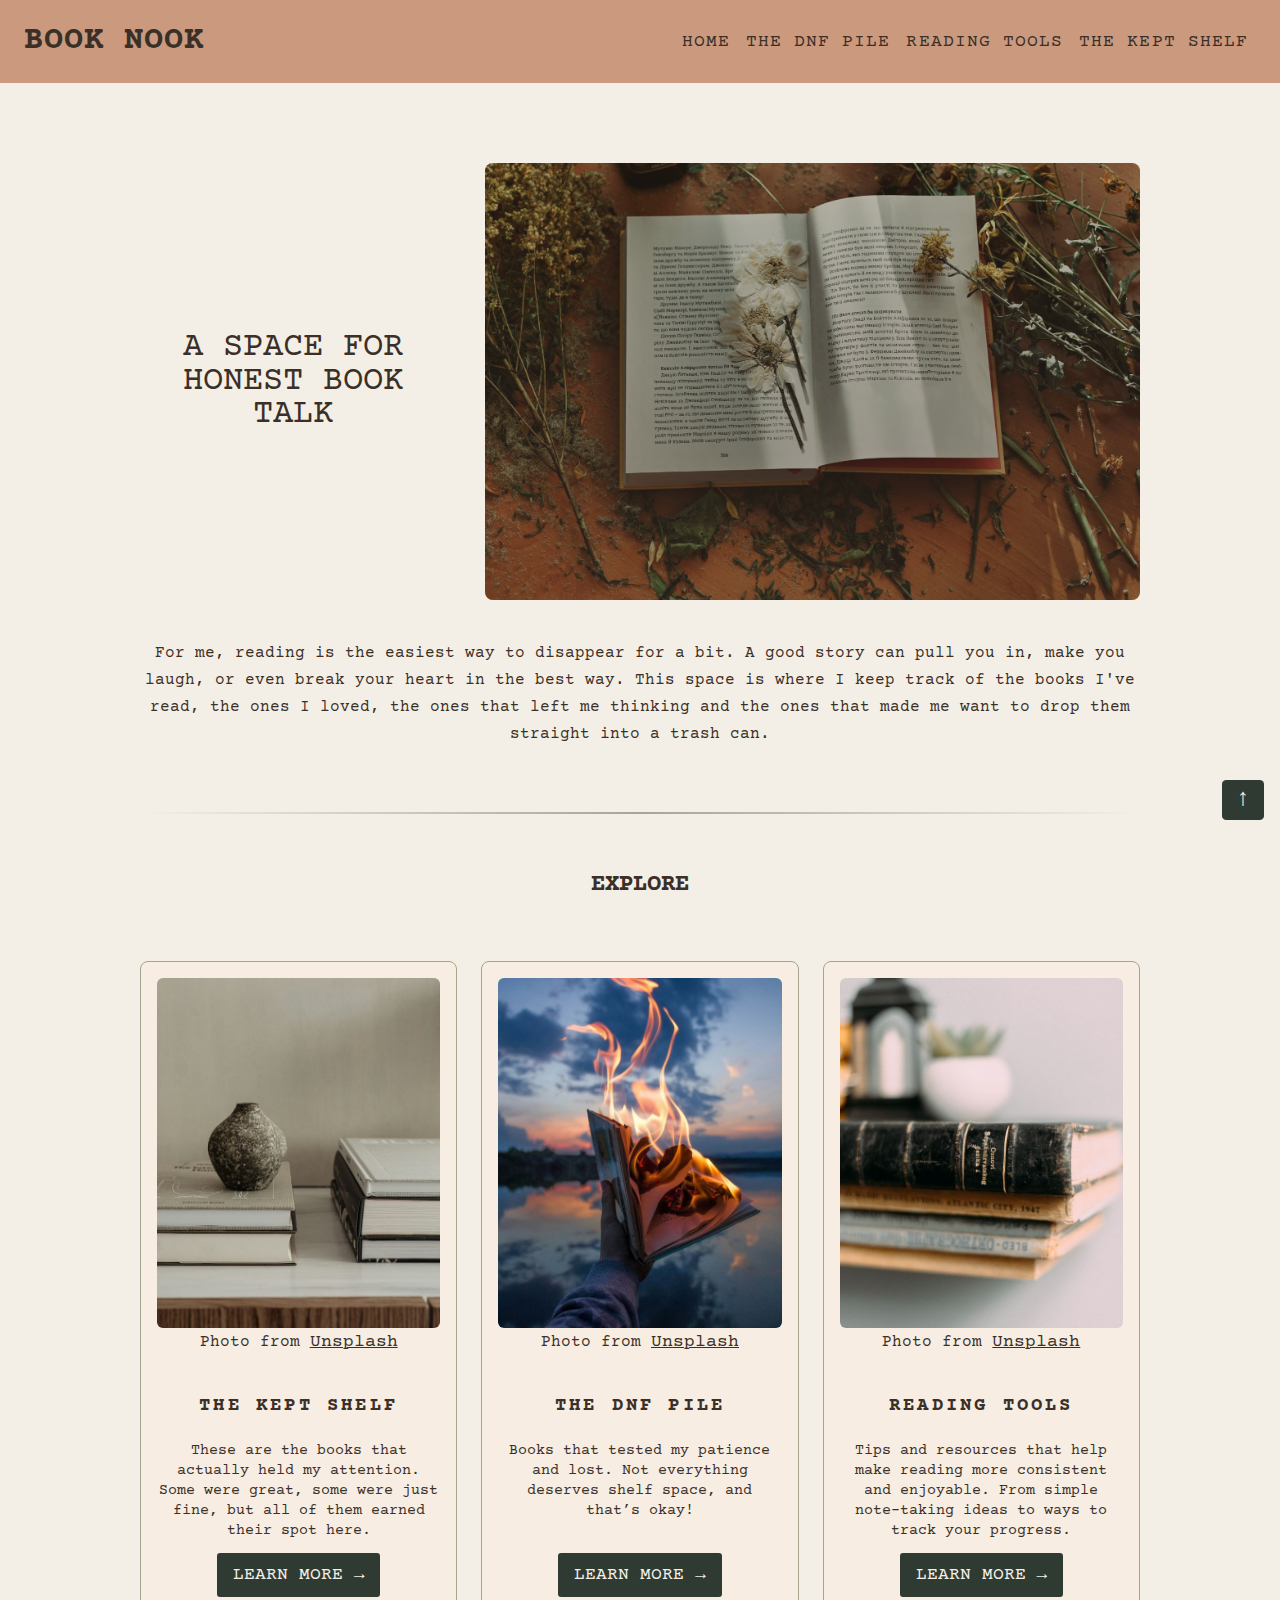
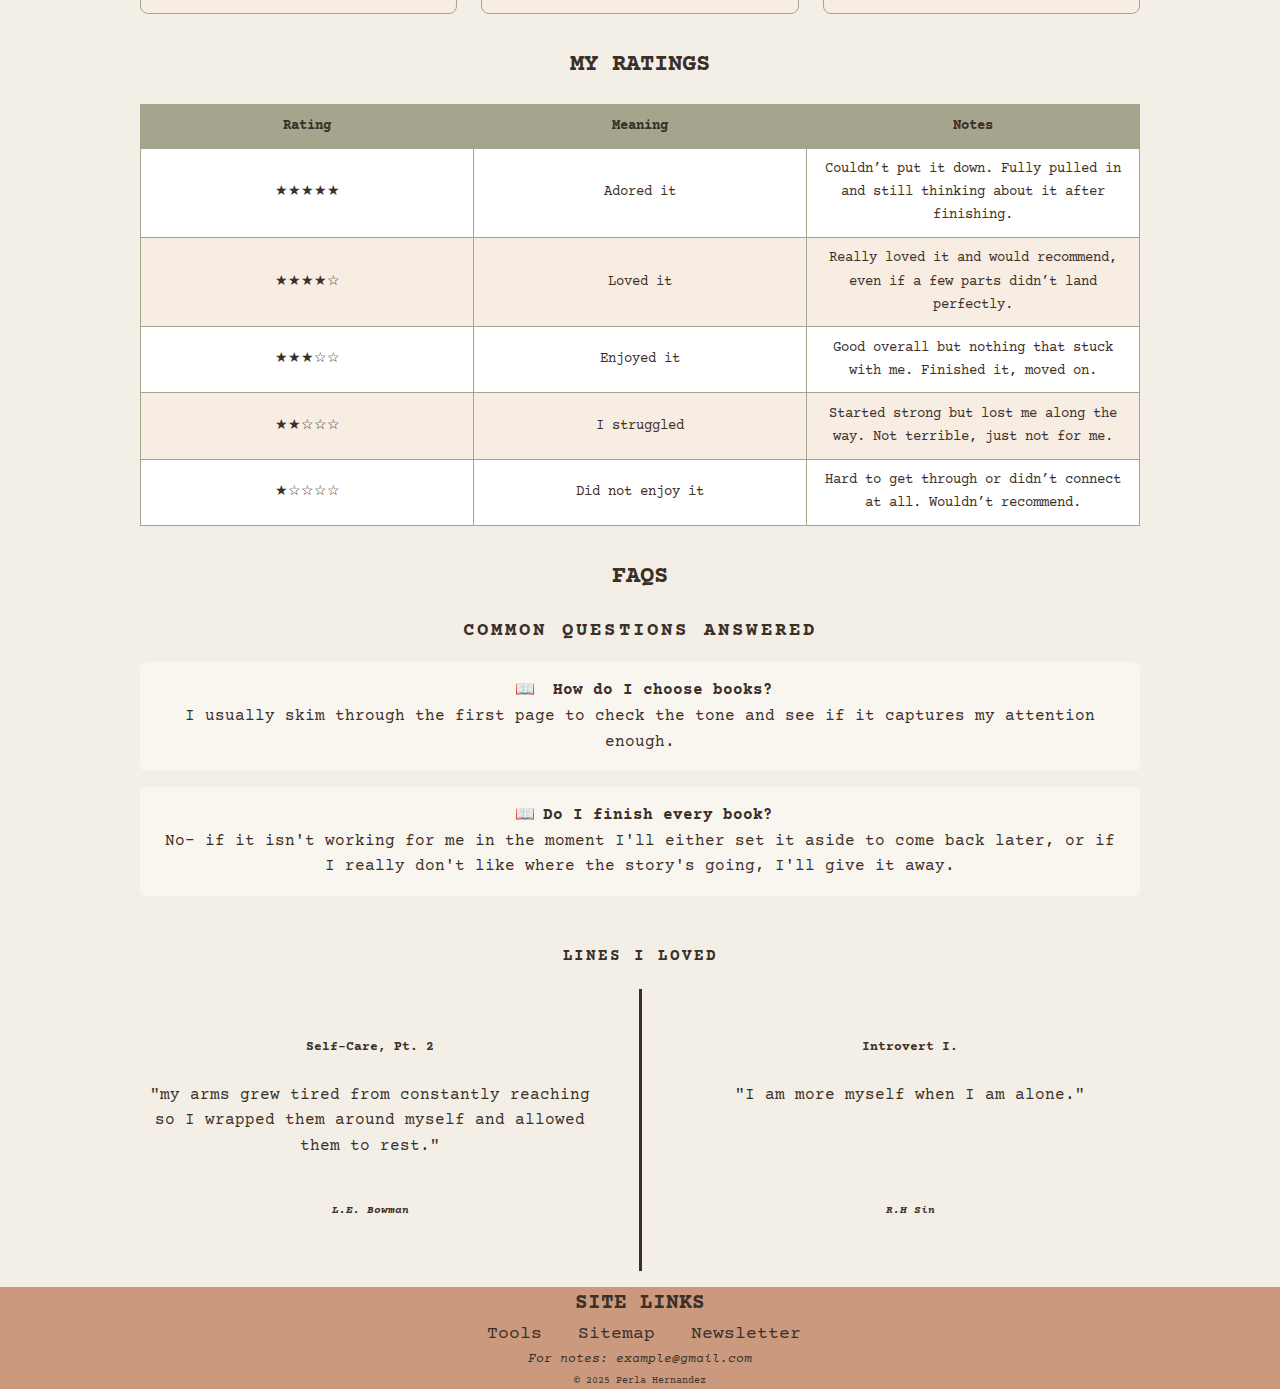
<file: final/index.html>
<!DOCTYPE html>
<html lang="en">

<head>
    <meta charset="utf-8">

    <meta name="author" content="Perla Hernandez">
    <meta name="description"
        content="Book Nook is a cozy corner to share current reads, honest reactions, and recommendations.">
    <meta name="viewport" content="width=device-width, initial-scale=1.0">
    <title>Book Nook - Home</title>
    <link rel="stylesheet" href="css/style.css" type="text/css">
</head>


<!--Section 1: NAV-->

<body id="top">
    <header>
        <h1>Book Nook</h1>
        <nav aria-label="primary-nav">
            <h2 class="hide">Menu</h2>
            <ul>
                <li><a href="index.html">Home</a></li>

                <li><a href="the-dnf-pile.html">The DNF Pile</a></li>

                <li><a href="reading-tools.html">Reading Tools</a></li>

                <li><a href="the-kept-shelf.html">The Kept Shelf</a></li>
            </ul>
        </nav>
    </header>



    <!--Section 2: Welcome-->
    <main>
        <article class="hero-layout">
            <h2 class="hero-honest">A Space For Honest Book Talk</h2>
            <figure>
                <img src="img/bn-hero.jpg" alt="open book with dried flowers resting on its pages"
                    title="Open book with pressed flowers" width="800" height="500">
                <figcaption>
                    Photo from <a href="https://unsplash.com/" target="_blank">Unsplash</a>
                </figcaption>
            </figure>
            <p>
                For me, reading is the easiest way to disappear for a bit. A good story can pull you in, make you
                laugh, or even break your heart in the best way. This space is where I keep track of the books I've
                read, the ones I loved, the ones that left me thinking and the ones that made me want to drop them
                straight into a trash can.
            </p>
        </article>
        <hr class="section-break">

        <!--Section 3: Explore-->
        <section class="explore">
            <h2>Explore</h2>
            <article class="explore-card">
                <figure>
                    <img src="img/kept.jpg" alt="decorative stack of books on a table" title="A Stack of Books"
                        height="525" width="350" loading="lazy">
                    <figcaption>
                        Photo from <a href="https://unsplash.com/" target="_blank">Unsplash</a>
                    </figcaption>
                </figure>
                <h3>The Kept Shelf</h3>
                <p>These are the books that actually held my attention. Some were great, some were just fine, but all of
                    them earned their spot here.</p>
                <a href="the-kept-shelf.html" class="learn-btn">Learn More →</a>
            </article>


            <article class="explore-card">
                <figure>
                    <img src="img/dnf.jpg" alt="person holding a burning book" title="Burning Book" width="350"
                        height="525" loading="lazy">
                    <figcaption>
                        Photo from <a href="https://unsplash.com/" target="_blank">Unsplash</a>
                    </figcaption>
                </figure>
                <h3>The DNF Pile</h3>
                <p>Books that tested my patience and lost. Not everything deserves shelf space, and that’s okay!</p>
                <a href="the-dnf-pile.html" class="learn-btn">Learn More →</a>
            </article>

            <article class="explore-card">
                <figure>
                    <img src="img/tools.jpg" alt="stack of vintage books with a small plant in the background"
                        title="Stack of Books and Decor" width="350" height="525" loading="lazy">
                    <figcaption>
                        Photo from <a href="https://unsplash.com/" target="_blank">Unsplash</a>
                    </figcaption>
                </figure>
                <h3>Reading Tools</h3>
                <p>Tips and resources that help make reading more consistent and enjoyable. From simple note-taking
                    ideas to ways to track your progress.</p>
                <a href="reading-tools.html" class="learn-btn">Learn More →</a>
            </article>
        </section>


        <!--Section 4: Ratings Table-->
        <section class="rating-table">
            <h2 class="top-heading">My Ratings</h2>
            <table>
                <caption>Key</caption>
                <thead>
                    <tr>
                        <th>Rating</th>
                        <th>Meaning</th>
                        <th>Notes</th>
                    </tr>
                </thead>
                <tbody>
                    <tr>
                        <td>★★★★★</td>
                        <td>Adored it</td>
                        <td>Couldn’t put it down. Fully pulled in and still thinking about it after finishing.</td>
                    </tr>
                    <tr>
                        <td>★★★★☆</td>
                        <td>Loved it</td>
                        <td>Really loved it and would recommend, even if a few parts didn’t land perfectly.</td>
                    </tr>
                    <tr>
                        <td>★★★☆☆</td>
                        <td>Enjoyed it</td>
                        <td>Good overall but nothing that stuck with me. Finished it, moved on.</td>
                    </tr>
                    <tr>
                        <td>★★☆☆☆</td>
                        <td>I struggled</td>
                        <td>Started strong but lost me along the way. Not terrible, just not for me.</td>
                    </tr>
                    <tr>
                        <td>★☆☆☆☆</td>
                        <td>Did not enjoy it</td>
                        <td>Hard to get through or didn’t connect at all. Wouldn’t recommend.</td>
                    </tr>
                </tbody>
            </table>
        </section>


        <!--Section 5: FAQS-->
        <section id="faqs" class="faqs">
            <h2 class="top-heading">FAQS</h2>
            <h3>Common Questions Answered</h3>
            <ul>
                <li>
                    <strong>How do I choose books?</strong>
                    <br>I usually skim through the first page to check the
                    tone and see if it captures my attention enough.
                </li>

                <li><strong>Do I finish every book?</strong>
                    <br>
                    No- if it isn't working for me in the moment I'll either set it aside to come back later, or if
                    I
                    really don't like where the story's going, I'll give it away.
                </li>
            </ul>


        </section>



        <!--Section 6: Quotes-->
        <section class="quotes">
            <h4 class="lines">Lines I loved</h4>
            <article>
                <h5> Self-Care, Pt. 2</h5>
                <blockquote>"my arms grew tired
                    from constantly reaching
                    so I wrapped them around myself
                    and allowed them
                    to rest."
                </blockquote>

                <h6>
                    <cite>L.E. Bowman</cite>
                </h6>
            </article>

            <article>
                <h5>Introvert I.</h5>
                <blockquote>
                    "I am more myself
                    when I am alone."
                </blockquote>

                <h6>
                    <cite>R.H Sin</cite>
                </h6>
            </article>

        </section>
    </main>



    <!--Section 7: Footer-->
    <footer>
        <nav>
            <h2 class="no-underline">Site Links</h2>
            <ul>
                <li>
                    <a href="https://chat.openai.com" target="_blank">Tools</a>
                </li>

                <li><a href="site.html">Sitemap</a></li>

                <li><a href="newsletter.html">Newsletter</a></li>
            </ul>
        </nav>
        <address><mark>For notes: example@gmail.com</mark></address>
        <p class="copyright">&copy; 2025 Perla Hernandez</p>
    </footer>
    <a href="#top" class="back-to-top" aria-label="Back to top">&#8593;</a>
</body>

</html>
</file>
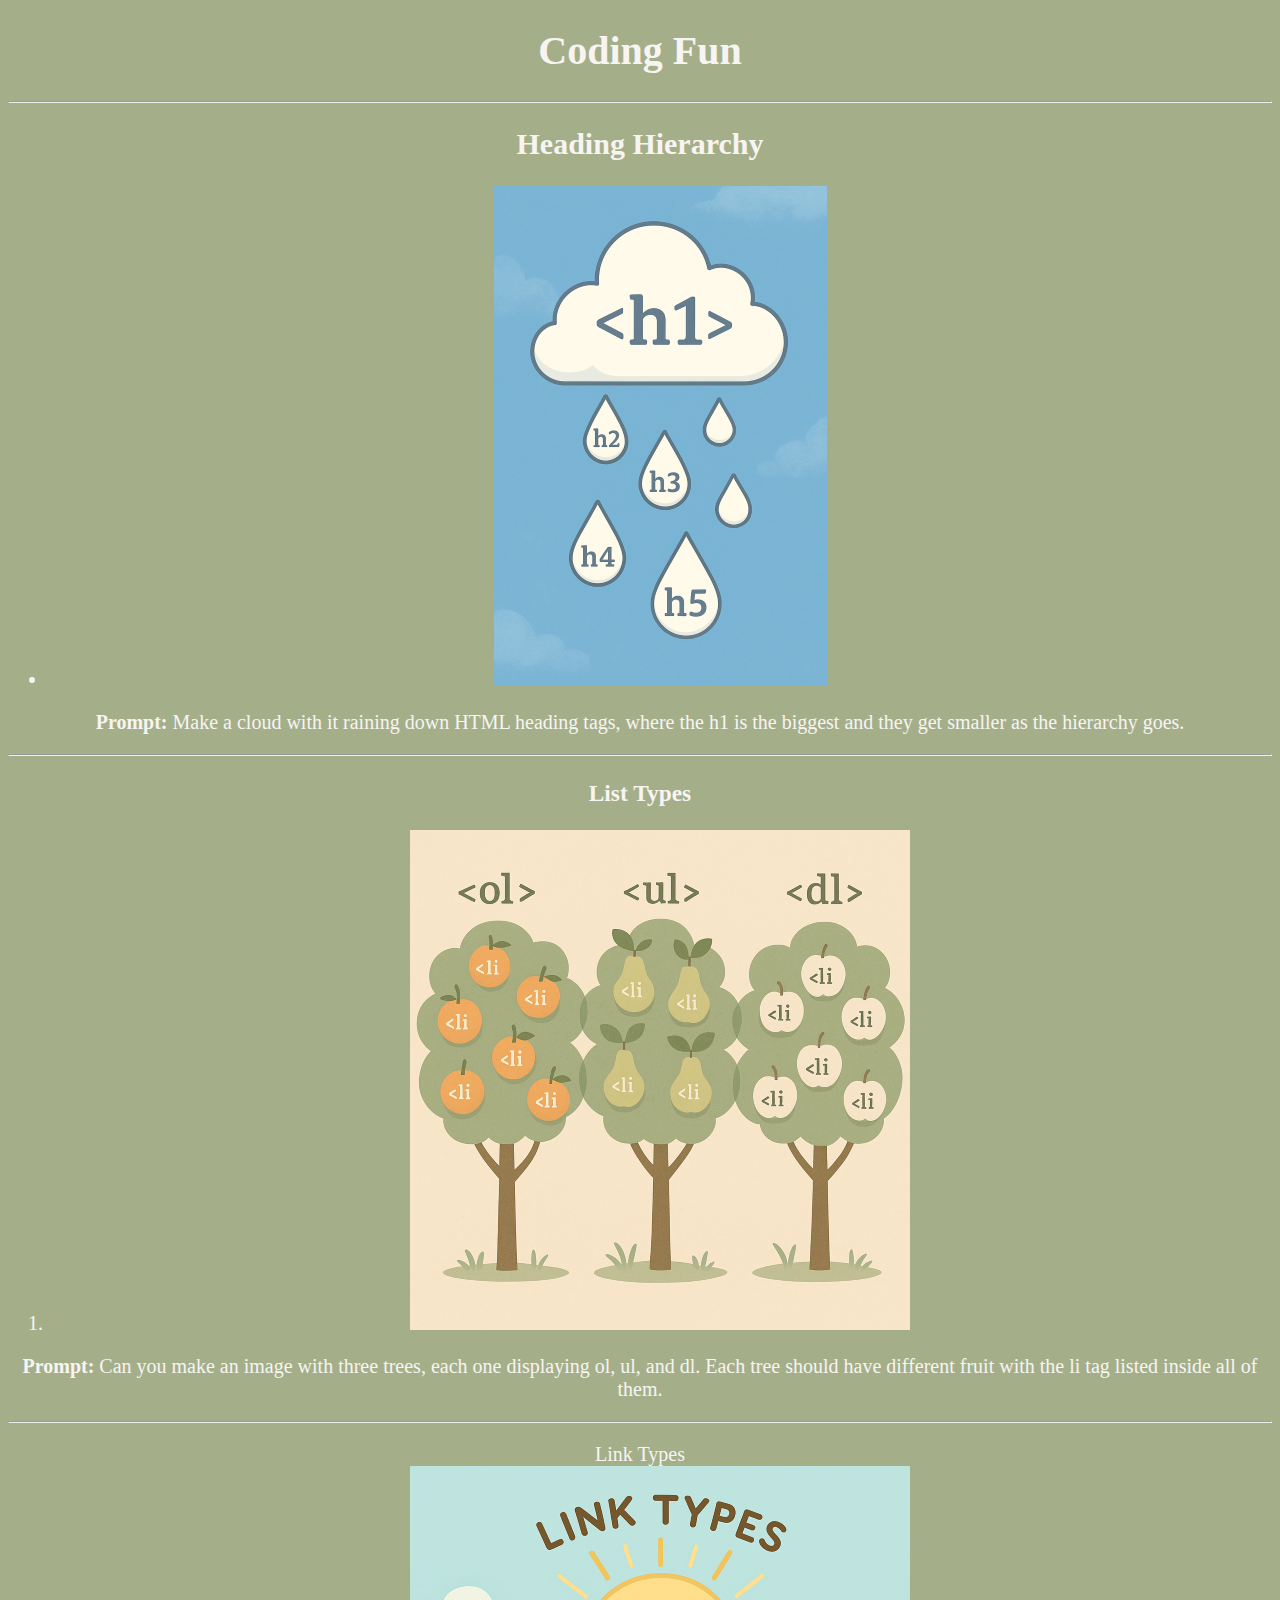
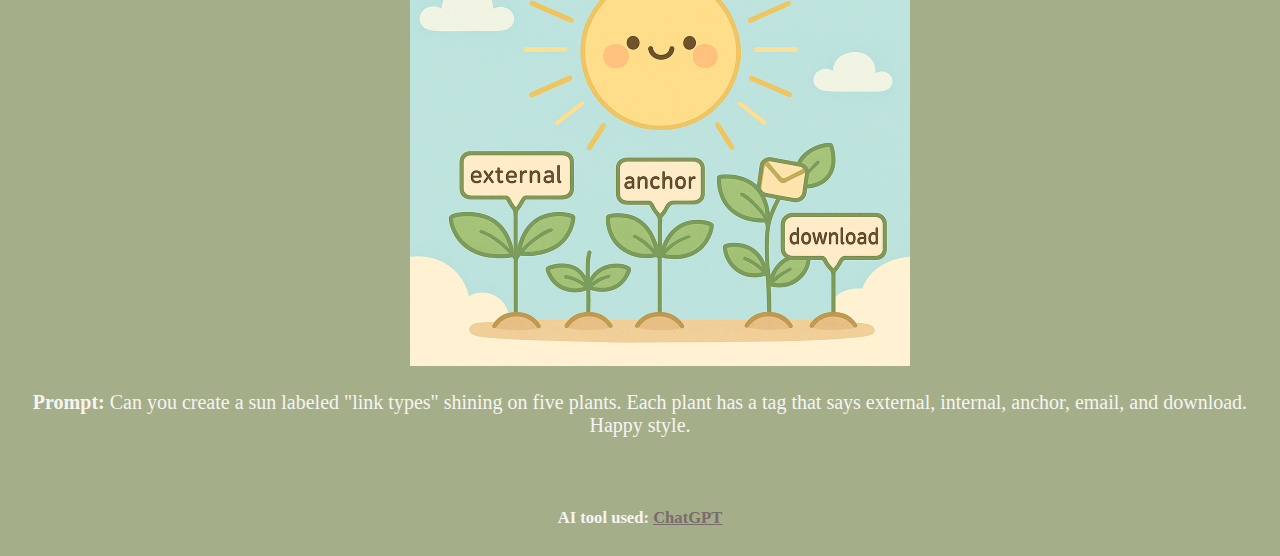
<file: w3/index.html>
<!DOCTYPE html>
<html lang="en">

<head>
    <meta charset="UTF-8">
    <meta name="author" content="Perla Hernandez">
    <meta name="description" content="Code Challenge">
    <title>W3 Code Challenge</title>
    <link rel="stylesheet" href="style.css" type="text/css">
</head>

<body>
    <h1>Coding Fun</h1>
    <hr>
    <h2>Heading Hierarchy</h2>
    <ul>
        <li><img src="../img/heading_hierarchy.png" alt="Cloud raining HTML heading tags h1 to h5 in descending size.">
        </li>
    </ul>
    <p> <strong>Prompt:</strong> Make a cloud with it raining down HTML heading tags, where the h1 is the biggest
        and they get smaller as the hierarchy goes.
    </p>
    <hr>
    <h3> List Types</h3>
    <ol>
        <li><img src="../img/list_types.png" alt="Three trees labeled ol, ul, and dl with fruits showing li tags"> </li>
    </ol>
    <p><strong>Prompt:</strong> Can you make an image with three trees, each one displaying ol, ul, and dl. Each tree
        should have different fruit with the li tag listed inside all of them.</p>
    <hr>
    <dl>
        <dt>Link Types</dt>
        <dd>
            <img src="../img/link_types.png" alt="Sun shining on link type plants."> 
        </dd>
    </dl>
    <p>
        <strong>Prompt:</strong> Can you create a sun labeled "link types" shining on five plants. Each plant has a tag
        that says external, internal, anchor, email, and download. Happy style.
    </p>
    <br>
    <section>
        <h5>AI tool used: <a href="https://chat.openai.com" target="_blank">ChatGPT</a></h5>
    </section>
</body>
</html>
</file>
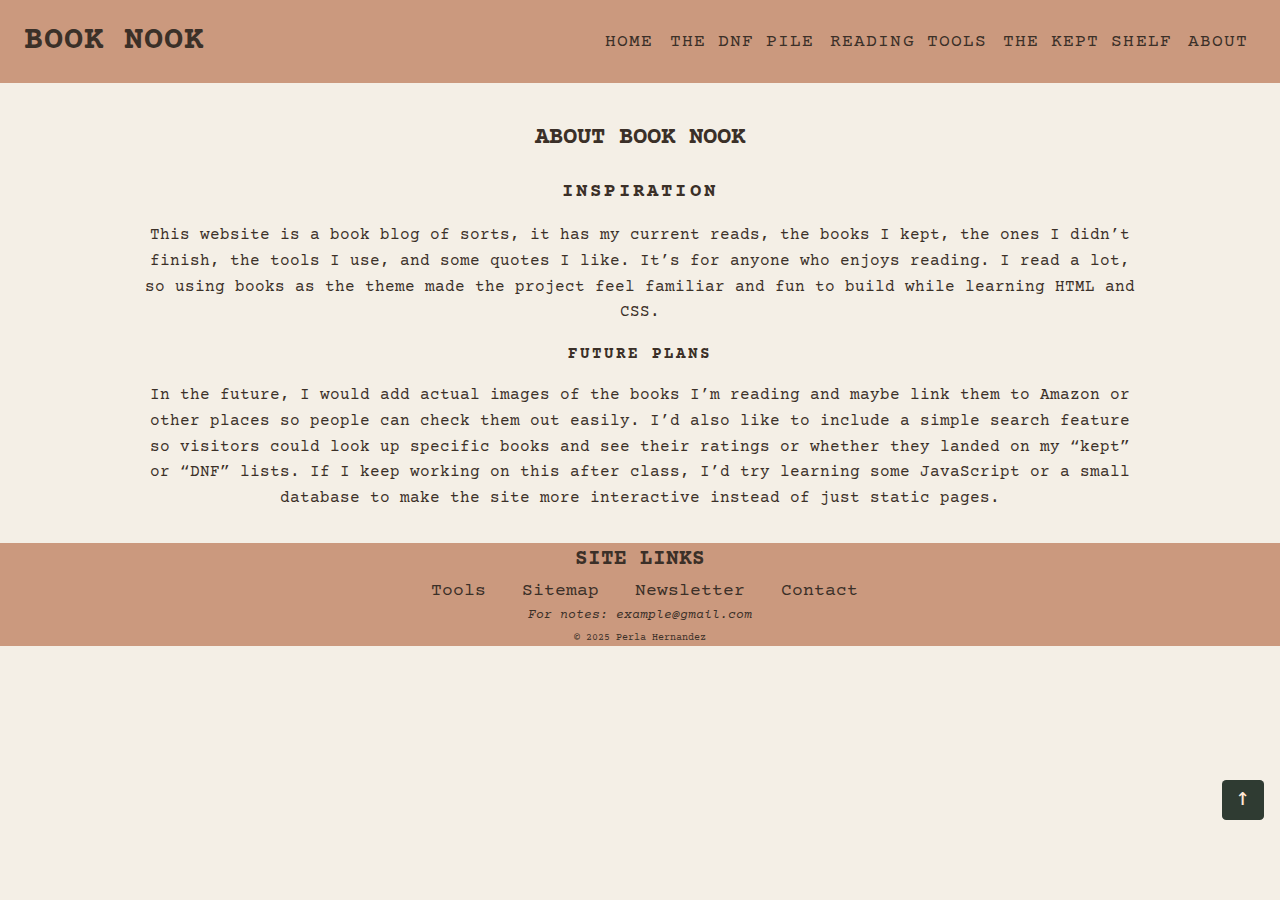
<file: final/about.html>
<!DOCTYPE html>
<html lang="en">

<head>
    <meta charset="utf-8">

    <meta name="author" content="Perla Hernandez">
    <meta name="description" content="Learn more about the creator of Book Nook — my reading habits, what inspired this site, and the purpose behind each page.">
    <meta name="viewport" content="width=device-width, initial-scale=1.0">
    <title>Book Nook - About</title>
    <link rel="stylesheet" href="css/style.css" type="text/css">
</head>

<body id="top">
    <header>
        <h1>Book Nook</h1>
        <nav aria-label="primary-nav">
            <h2 class="hide">Menu</h2>
            <ul>
                <li><a href="index.html">Home</a></li>

                <li><a href="the-dnf-pile.html">The DNF Pile</a></li>

                <li><a href="reading-tools.html">Reading Tools</a></li>

                <li><a href="the-kept-shelf.html">The Kept Shelf</a></li>

                <li><a href="about.html">About</a></li>

            </ul>
        </nav>
    </header>
    <main>

        <section class="about-hero">
            <h2>About Book Nook</h2>
        </section>

        <section class="about-content">
            <h3>Inspiration</h3>
            <p>
                This website is a book blog of sorts, it has my current reads, the books I kept, the ones I didn’t
                finish, the tools I use, and some quotes I like. It’s for anyone who enjoys reading. I read a lot, so
                using books as the theme made the project feel
                familiar and fun to build while learning HTML and CSS.
            </p>
        </section>


        <section class="about-future">
            <h4>
                Future Plans
            </h4>
            <p>In the future, I would add actual images of the books I’m reading and maybe link them to Amazon or
                other places so people can check them out easily. I’d also like to include a simple search feature so
                visitors could look up specific books and see their ratings or whether they landed on my “kept” or
                “DNF” lists. If I keep working on this after class, I’d try learning some JavaScript or a small
                database to make the site more interactive instead of just static pages.</p>
        </section>
    </main>



    <footer>
        <nav>
            <h2 class="no-underline">Site Links</h2>
            <ul>
                <li>
                    <a href="https://chat.openai.com" target="_blank">Tools</a>
                </li>

                <li><a href="site.html">Sitemap</a></li>

                <li><a href="newsletter.html">Newsletter</a></li>

                <li> <a href="contact.html">Contact</a></li>
            </ul>
        </nav>
        <address><mark>For notes: example@gmail.com</mark></address>
        <p class="copyright">&copy; 2025 Perla Hernandez</p>
    </footer>
    <a href="#top" class="back-to-top" aria-label="Back to top">&#8593;</a>
</body>

</html>
</file>
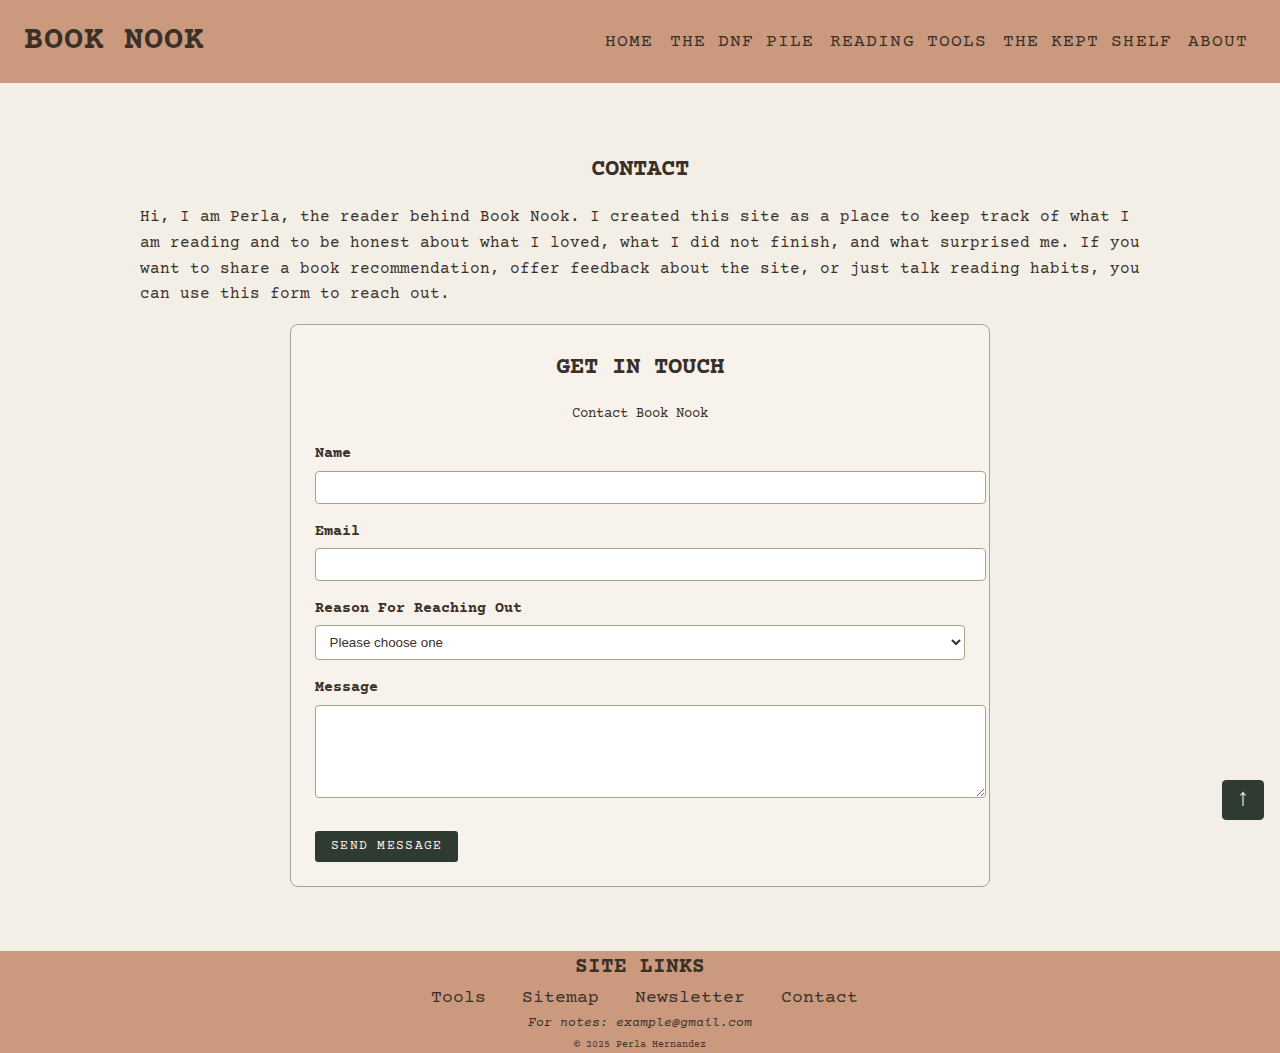
<file: final/contact.html>
<!DOCTYPE html>
<html lang="en">

<head>
    <meta charset="utf-8">

    <meta name="author" content="Perla Hernandez">
    <meta name="description" content="Get in touch through the Book Nook contact page. Reach out with questions, book recommendations, or site feedback.">
    <meta name="viewport" content="width=device-width, initial-scale=1.0">
    <title>Book Nook - Contact</title>
    <link rel="stylesheet" href="css/style.css" type="text/css">
</head>

<!--Section 1: Nav-->
<body id="top">
    <header>
        <h1>Book Nook</h1>
        <nav aria-label="primary-nav">
            <h2 class="hide">Menu</h2>
            <ul>
                <li><a href="index.html">Home</a></li>

                <li><a href="the-dnf-pile.html">The DNF Pile</a></li>

                <li><a href="reading-tools.html">Reading Tools</a></li>

                <li><a href="the-kept-shelf.html">The Kept Shelf</a></li>

                 <li><a href="about.html">About</a></li>

            </ul>
        </nav>
    </header>

    <!--Section 2: CONTACT -->
    <main class="contact-page">
        <section>
            <h2>Contact</h2>
            <p>Hi, I am Perla, the reader behind Book Nook. I created this site as a place to keep track of what I am reading and to be honest about what I loved, what I did not finish, and what surprised me. If you want to share a book recommendation, offer feedback about the site, or just talk reading habits, you can use this form to reach out.</p>
        </section>

        <!--Section 3: FORM-->
        <section class="contact-form">
            <h2>Get In touch</h2>
            <form>
                <fieldset>
                    <legend>
                        Contact Book Nook
                    </legend>

                    <ul class="form-list">
                        <li>
                        <label for="name">Name</label>
                        <input type="text" id="name" name="name" required>
                    </li>

                    <li>
                        <label for="email">Email</label>
                        <input type="email" id="email" name="email" required>
                    </li>

                    <li>
                        <label for="reason">Reason For Reaching Out</label>

                        <select name="reason" id="reason" required>
                            <option value="">Please choose one</option>
                            <option value="book-rec">Book recommendation</option>
                             <option value="site-feedback">Feedback about the site</option>
                            <option value="reading-chat">Just want to talk about books</option>
                            <option value="other">Something else</option>
                        </select>
                    </li>

                    <li>
                        <label for="message">Message</label>
                        <textarea id="message" name="message" rows="5" required></textarea>
                    </li>
                    </ul>
                    <button type="submit" class="btn">Send Message</button>
                </fieldset>
            </form>
        </section>
    </main>

      <!--Section 4: Footer-->
    <footer>
        <nav>
            <h2 class="no-underline">Site Links</h2>
            <ul>
                <li>
                    <a href="https://chat.openai.com" target="_blank">Tools</a>
                </li>

                <li><a href="site.html">Sitemap</a></li>

                <li><a href="newsletter.html">Newsletter</a></li>

                <li> <a href="contact.html">Contact</a></li>
            </ul>
        </nav>
        <address><mark>For notes: example@gmail.com</mark></address>
        <p class="copyright">&copy; 2025 Perla Hernandez</p>
    </footer>
    <a href="#top" class="back-to-top" aria-label="Back to top">&#8593;</a>
</body>

</html>
</file>
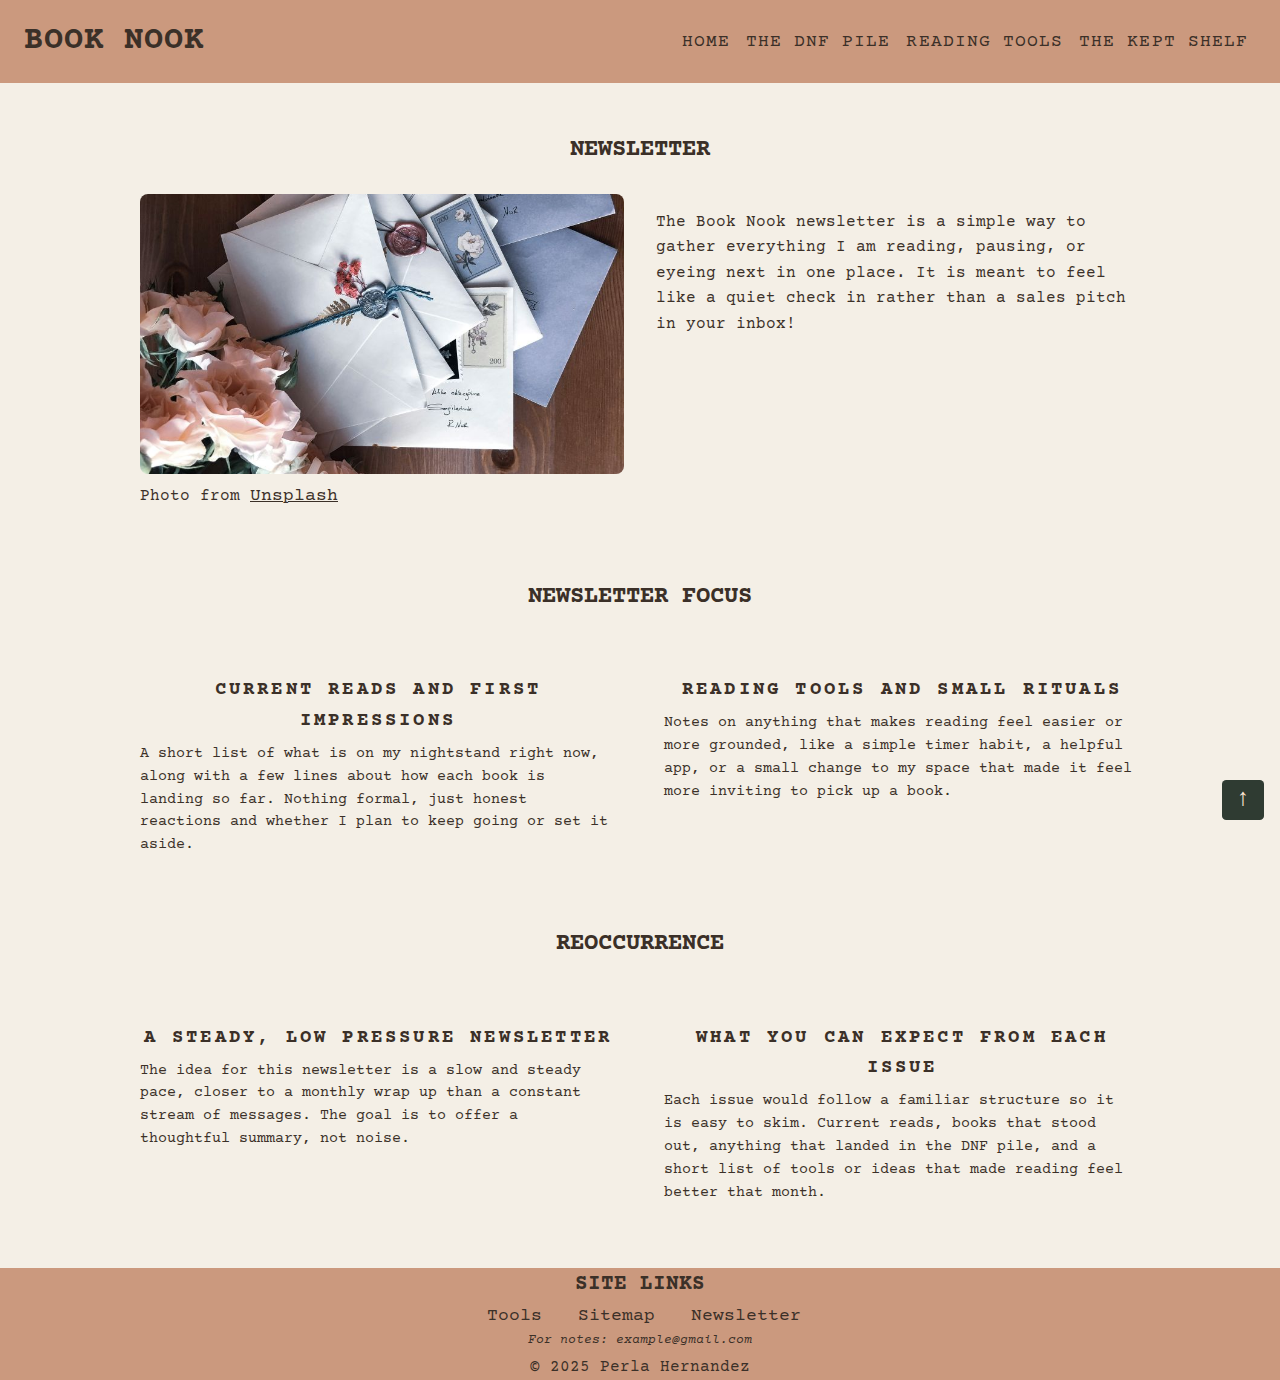
<file: final/newsletter.html>
<!DOCTYPE html>
<html lang="en">

<head>
    <meta charset="utf-8">

    <meta name="author" content="Perla Hernandez">
    <meta name="description"
        content="A newsletter page for Book Nook readers who want updates about current reads and tools">
    <meta name="viewport" content="width=device-width, initial-scale=1.0">
    <title>Book Nook - Newsletter</title>
    <link rel="stylesheet" href="css/style.css" type="text/css">
</head>


<!--Section 1: NAV-->

<body id="top">
    <header>
        <h1>Book Nook</h1>
        <nav aria-label="primary-nav">
            <h2 class="hide">Menu</h2>
            <ul>
                <li><a href="index.html">Home</a></li>

                <li><a href="the-dnf-pile.html">The DNF Pile</a></li>

                <li><a href="reading-tools.html">Reading Tools</a></li>

                <li><a href="the-kept-shelf.html">The Kept Shelf</a></li>
            </ul>
        </nav>
    </header>


    <!--Section 2: Intro-->
    <main>
        <section class="intro">
            <h2 class="intro-hd">Newsletter</h2>

            <div class="intro-content">
                <figure>
                    <img src="img/newsletter.jpg" alt="stack of envelopes on a wooden desk with flowers"
                        title="Envelopes on desk" width="400" height="500">
                    <figcaption>
                        Photo from <a href="https://unsplash.com/">Unsplash</a>
                    </figcaption>
                </figure>

                <p>
                    The Book Nook newsletter is a simple way to gather everything I am reading, pausing, or eyeing next
                    in one place. It is meant to feel like a quiet check in rather than a sales pitch in your inbox!
                </p>

            </div>
        </section>


        <!--Section 3: Focus-->
        <section class="focus">
            <h2>Newsletter Focus</h2>

            <article>
                <h3>Current Reads and First Impressions</h3>
                <p> A short list of what is on my nightstand right now, along with a few lines about how each book is
                    landing so far. Nothing formal, just honest reactions and whether I plan to keep going or set it
                    aside.</p>
            </article>

            <article>
                <h3>Reading Tools and Small Rituals</h3>
                <p>Notes on anything that makes reading feel easier or more grounded, like a simple timer habit,
                    a helpful app, or a small change to my space that made it feel more inviting to pick up a book.
                </p>
            </article>
        </section>


        <!--Section 4: Reoccurrence-->
        <section class="reoccurrence">
            <h2>Reoccurrence</h2>
            <article>
                <h3>A Steady, Low Pressure Newsletter</h3>
                <p> The idea for this newsletter is a slow and steady pace, closer to a monthly wrap up than a constant
                    stream of messages. The goal is to offer a thoughtful summary, not noise.</p>
            </article>

            <article>
                <h3>What You Can Expect From Each Issue</h3>
                <p>
                    Each issue would follow a familiar structure so it is easy to skim. Current reads, books that stood
                    out,
                    anything that landed in the DNF pile, and a short list of tools or ideas that made reading feel
                    better
                    that month.
                </p>
            </article>
        </section>
    </main>

    <!--Section 5: Footer-->
    <footer>
        <nav>
            <h2 class="no-underline">Site Links</h2>
            <ul>
                <li>
                    <a href="https://chat.openai.com" target="_blank">Tools</a>
                </li>

                <li><a href="site.html">Sitemap</a></li>

                <li><a href="newsletter.html">Newsletter</a></li>
            </ul>
        </nav>
        <address><mark>For notes: example@gmail.com</mark></address>
        <p>&copy; 2025 Perla Hernandez</p>
    </footer>
    <a href="#top" class="back-to-top" aria-label="Back to top">&#8593;</a>
</body>

</html>
</file>
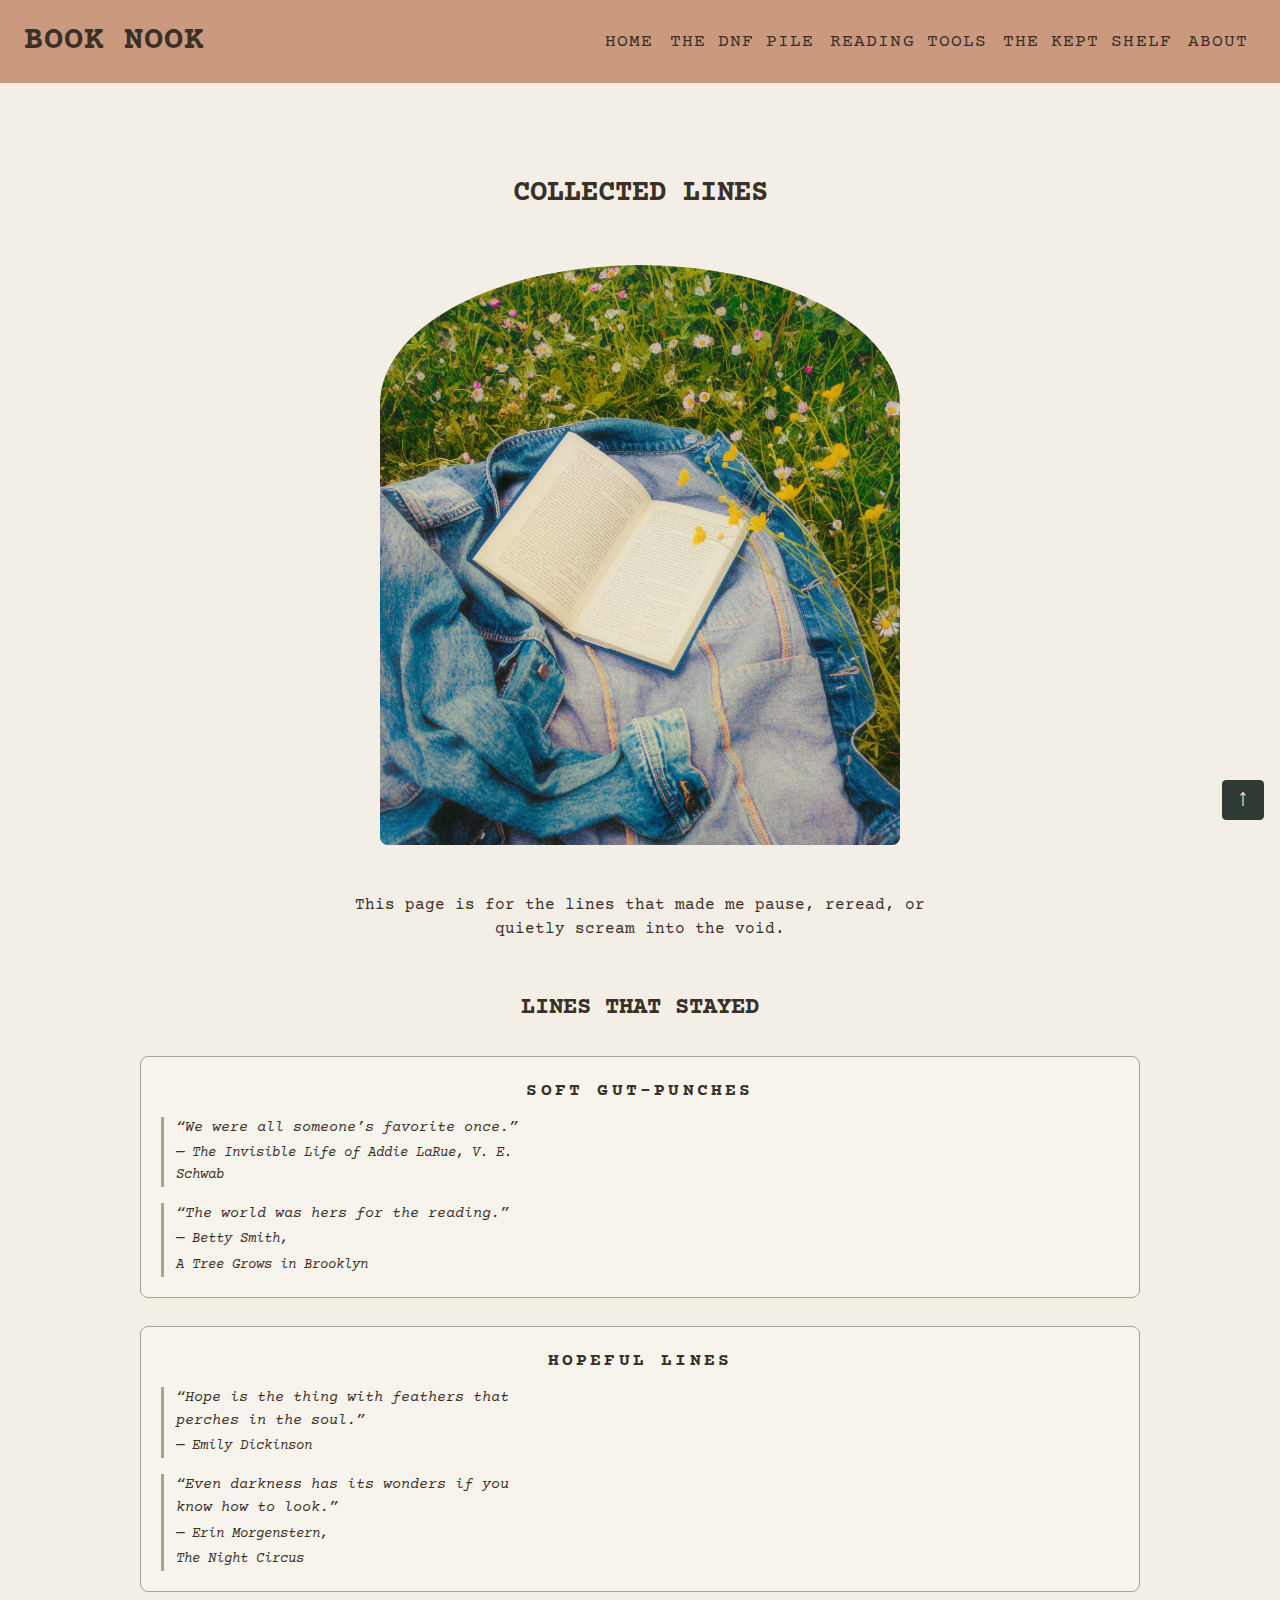
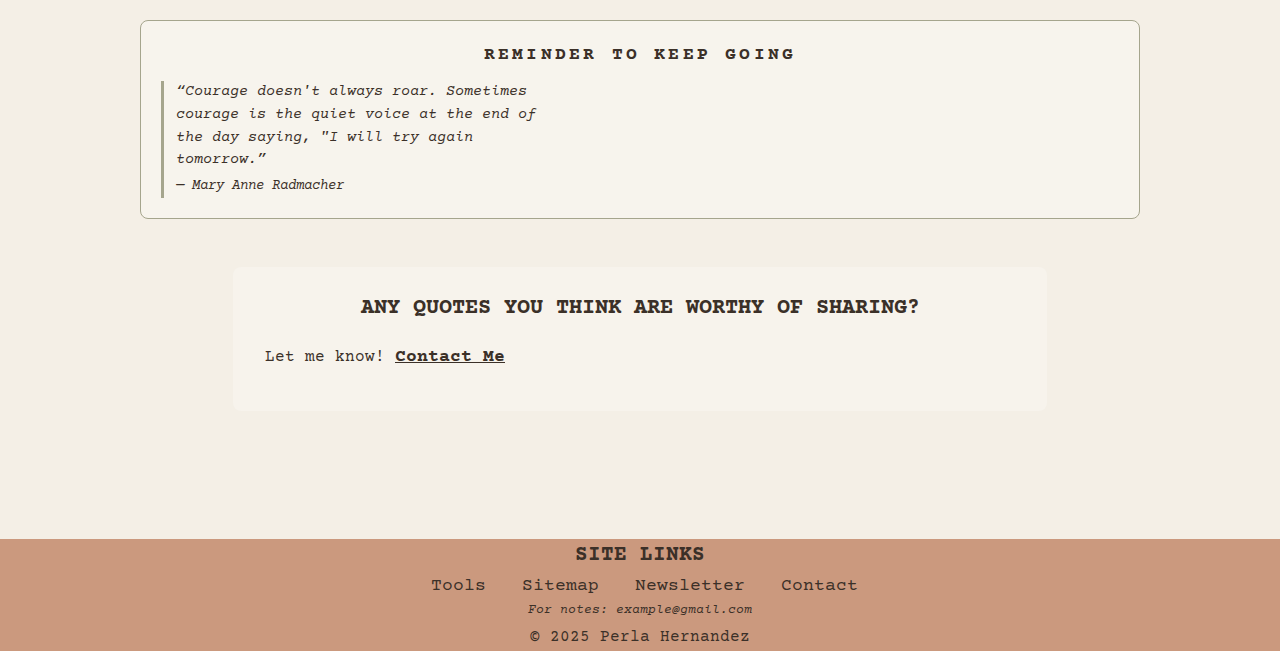
<file: final/quotes.html>
<!DOCTYPE html>
<html lang="en">

<head>
    <meta charset="utf-8">

    <meta name="author" content="Perla Hernandez">
    <meta name="description"
        content="A collection of favorite lines and passages that stayed with me long after closing the book.">
    <meta name="viewport" content="width=device-width, initial-scale=1.0">
    <title>Book Nook - Quotes</title>
    <link rel="stylesheet" href="css/style.css" type="text/css">
</head>
<!-- Section 1: Nav -->

<body id="top">
    <header>
        <h1>Book Nook</h1>
        <nav aria-label="primary-nav">
            <h2 class="hide">Menu</h2>
            <ul>
                <li><a href="index.html">Home</a></li>
                <li><a href="the-dnf-pile.html">The DNF Pile</a></li>
                <li><a href="reading-tools.html">Reading Tools</a></li>
                <li><a href="the-kept-shelf.html">The Kept Shelf</a></li>
                 <li><a href="about.html">About</a></li>
            </ul>
        </nav>
    </header>

    <main class="quotes-page">
        <!-- Section 2: Intro + Image -->
        <section class="quotes-intro">
            <h2>Collected Lines</h2>

            <figure>
                <img src="img/quotes-hero.jpg" alt="book on top of a jacket, in an outdoor sunny setting"
                    title="Book on top of a jacket" width="600" height="900">
                <figcaption>
                    Photo from <a href="https://unsplash.com/" target="_blank">Unsplash</a>
                </figcaption>
            </figure>

            <p>
                This page is for the lines that made me pause, reread, or quietly scream into the void.

            </p>
        </section>

        <!-- Section 3: Quote Groups -->
        <section class="quote-groups">
            <h2>Lines That Stayed</h2>

            <article>
                <h3>Soft Gut-Punches</h3>

                <blockquote>
                    “We were all someone’s favorite once.”
                    <cite> — The Invisible Life of Addie LaRue, V. E. Schwab</cite>
                </blockquote>

                <blockquote>
                    “The world was hers for the reading.”
                    <cite> — Betty Smith, <cite>A Tree Grows in Brooklyn</cite></cite>
                </blockquote>
            </article>

            <article>
                <h3>Hopeful Lines</h3>

                <blockquote>
                    “Hope is the thing with feathers that perches in the soul.”
                    <cite> — Emily Dickinson</cite>
                </blockquote>

                <blockquote>
                    “Even darkness has its wonders if you know how to look.”
                    <cite> — Erin Morgenstern, <cite>The Night Circus</cite></cite>
                </blockquote>
            </article>

            <article>
                <h3>Reminder to Keep Going</h3>

                <blockquote>
                    “Courage doesn't always roar. Sometimes courage is the quiet voice at the end of the day saying, "I
                    will try again tomorrow.”
                    <cite> — Mary Anne Radmacher</cite>
                </blockquote>
            </article>
        </section>

        <!-- Section 4: Aside / Note -->
        <aside class="quotes-share" aria-label="Share a quote">
            <h2>Any quotes you think are worthy of sharing?</h2>
            <p>
                Let me know! <a href="contact.html" target="blank">Contact Me</a>
                <!-- not clickable until contact page is created-->
            </p>
        </aside>
    </main>


    <!-- Section 5: Footer-->
    <footer>
        <nav>
            <h2 class="no-underline">Site Links</h2>
            <ul>
                <li><a href="https://chat.openai.com" target="_blank">Tools</a></li>
                <li><a href="site.html">Sitemap</a></li>
                <li><a href="newsletter.html " target="_blank">Newsletter</a></li>
                <li> <a href="contact.html">Contact</a></li>
            </ul>
        </nav>
        <address><mark>For notes: example@gmail.com</mark></address>
        <p>&copy; 2025 Perla Hernandez</p>
    </footer>

    <a href="#top" class="back-to-top" aria-label="Back to top">&#8593;</a>
</body>

</html>
</file>
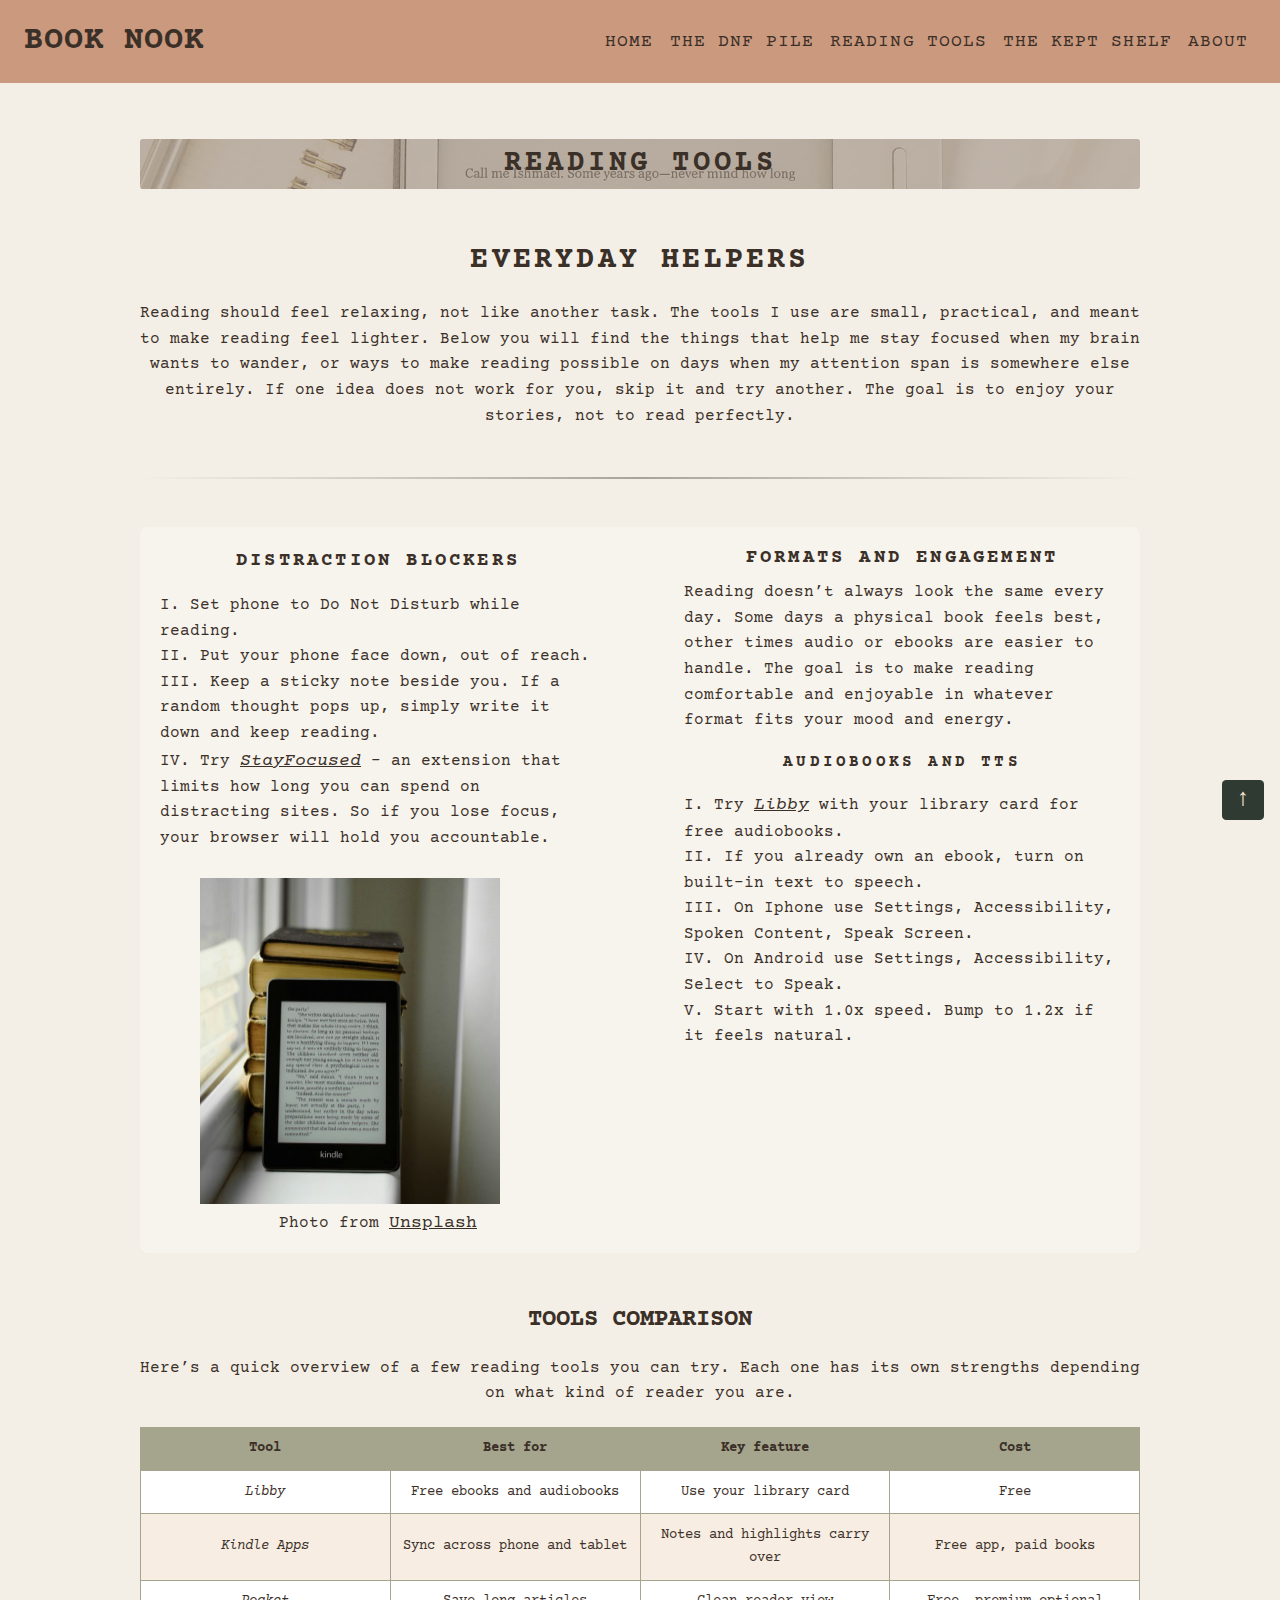
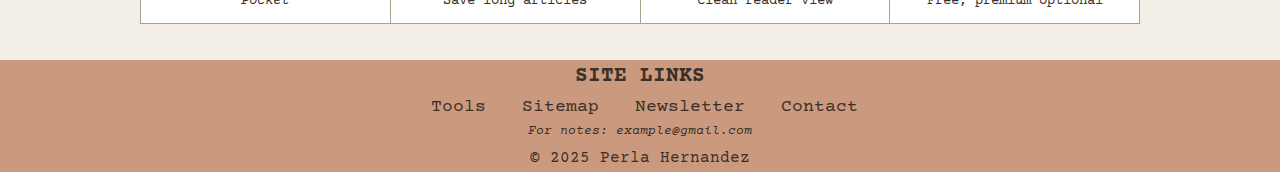
<file: final/reading-tools.html>
<!DOCTYPE html>
<html lang="en">

<head>
    <meta charset="utf-8">

    <meta name="author" content="Perla Hernandez">
    <meta name="description"
        content="Discover helpful reading tools and resources for readers who love keeping their shelves organized and their stories meaningful.">
    <meta name="viewport" content="width=device-width, initial-scale=1.0">
    <title>Book Nook - Reading Tools</title>
    <link rel="stylesheet" href="css/style.css" type="text/css">
</head>

<!--Section 1: NAV-->

<body id="top">
    <header>
        <h1>Book Nook</h1>
        <nav aria-label="primary-nav">
            <h2 class="hide">Menu</h2>
            <ul>
                <li><a href="index.html">Home</a></li>

                <li><a href="the-dnf-pile.html">The DNF Pile</a></li>

                <li><a href="reading-tools.html">Reading Tools</a></li>

                <li><a href="the-kept-shelf.html">The Kept Shelf</a></li>
                 <li><a href="about.html">About</a></li>
            </ul>
        </nav>
    </header>

    <!--Section 2: Reading Tools-->
    <main class="reading-tools">
        <section class="reading-hero">
            <figure>
                <img src="img/reading-hero.jpg" alt="E-reader on top of a notebook with glasses nearby"
                    title="Reading Tools hero photo" width="500" height="667">
                <figcaption>
                    Photo from <a href="https://unsplash.com/" target="_blank">Unsplash</a>
                </figcaption>
            </figure>

            <h2>Reading Tools</h2>
        </section>

        <section class="everyday-help">
            <h3 class="help-everyday">Everyday Helpers</h3>
            <p>
                Reading should feel relaxing, not like another task. The tools I use are small, practical, and
                meant to make reading feel lighter. Below you will find the things
                that help me stay
                focused when my brain wants to wander, or ways to make reading possible on days when my attention
                span is
                somewhere else entirely. If one idea does not work for you, skip it and try another. The goal is to
                enjoy your stories,
                not to read perfectly.
            </p>
        </section>
        <hr class="section-break">



        <!--Section 3: Blockers-->
        <section class="tools-layout">
            <h2 class="hide">Be Engaged</h2>
            <article class="distraction-blockers">
                <h3 class="blockers-heading">Distraction Blockers</h3>
                <ul>
                    <li>Set phone to Do Not Disturb while reading.</li>
                    <li>Put your phone face down, out of reach.</li>
                    <li>Keep a sticky note beside you. If a random thought pops up, simply write it down and keep
                        reading.</li>
                    <li>Try <cite><a
                                href="https://chromewebstore.google.com/detail/stayfocusd/laankejkbhbdhmipfmgcngdelahlfoji"
                                target="_blank">StayFocused</a></cite> – an extension that limits how long you can
                        spend on distracting sites. So if you lose focus, your browser will hold you accountable.
                    </li>
                </ul>
                <figure>
                    <img src="img/tools-choice.jpg" alt="a kindle sitting on a window sill next to a stack of books"
                        title="kindle device on a window with books" width="300" height="353">
                    <figcaption>
                        Photo from <a href="https://unsplash.com/" target="_blank">Unsplash</a>
                    </figcaption>
                </figure>
            </article>

            <!--Section 4: Formats and Comfort-->
            <article class="formats-comfort">
                <h2 class="blockers-heading">Formats and Engagement</h2>
                <p>
                    Reading doesn’t always look the same every day. Some days a physical book feels best, other times
                    audio or ebooks are easier to handle. The goal is to make reading comfortable and enjoyable in
                    whatever format fits your mood and energy.
                </p>

                <section>
                    <h3 class="audio">Audiobooks and TTS</h3>
                    <ul>
                        <li>Try <cite><a href="https://www.overdrive.com/apps/libby" target="_blank">Libby</a></cite>
                            with your library card for free audiobooks.</li>
                        <li>If you already own an ebook, turn on built-in text to speech.</li>
                        <li>On <mark>Iphone</mark> use Settings, Accessibility, Spoken Content, Speak Screen.</li>
                        <li>On Android use Settings, Accessibility, Select to Speak.</li>
                        <li>Start with 1.0x speed. Bump to 1.2x if it feels natural.</li>
                    </ul>
                </section>
            </article>
        </section>


        <!--Section 5: Tools Comp.-->
        <article class="tool-comparison">
            <h2>Tools Comparison</h2>
            <p>Here’s a quick overview of a few reading tools you can try. Each one has its own strengths depending
                on
                what kind of reader you are.</p>
            <table>
                <caption>Reading tools at a glance</caption>
                <thead>
                    <tr>
                        <th scope="col">Tool</th>
                        <th scope="col">Best for</th>
                        <th scope="col">Key feature</th>
                        <th scope="col">Cost</th>
                    </tr>
                </thead>
                <tbody>
                    <tr>
                        <td><cite>Libby</cite></td>
                        <td>Free ebooks and audiobooks</td>
                        <td>Use your library card</td>
                        <td>Free</td>

                    </tr>
                    <tr>
                        <td><cite>Kindle Apps</cite></td>
                        <td>Sync across phone and tablet</td>
                        <td>Notes and highlights carry over </td>
                        <td>Free app, paid books</td>
                    </tr>
                    <tr>
                        <td><cite>Pocket</cite></td>
                        <td>Save long articles</td>
                        <td>Clean reader view</td>
                        <td>Free, premium optional</td>
                    </tr>
                </tbody>
            </table>
        </article>
    </main>


    <!--Section 6: Footer-->
    <footer>
        <nav>
            <h2 class="no-underline">Site Links</h2>
            <ul>
                <li> <a href="https://chat.openai.com" target="_blank">Tools</a>
                </li>

                <li><a href="site.html">Sitemap</a></li>

                <li><a href="newsletter.html">Newsletter</a></li>

                 <li> <a href="contact.html">Contact</a></li>
            </ul>
        </nav>
        <address><mark>For notes: example@gmail.com</mark></address>
        <p>&copy; 2025 Perla Hernandez</p>
    </footer>
    <a href="#top" class="back-to-top" aria-label="Back to top">&#8593;</a>

</body>

</html>
</file>
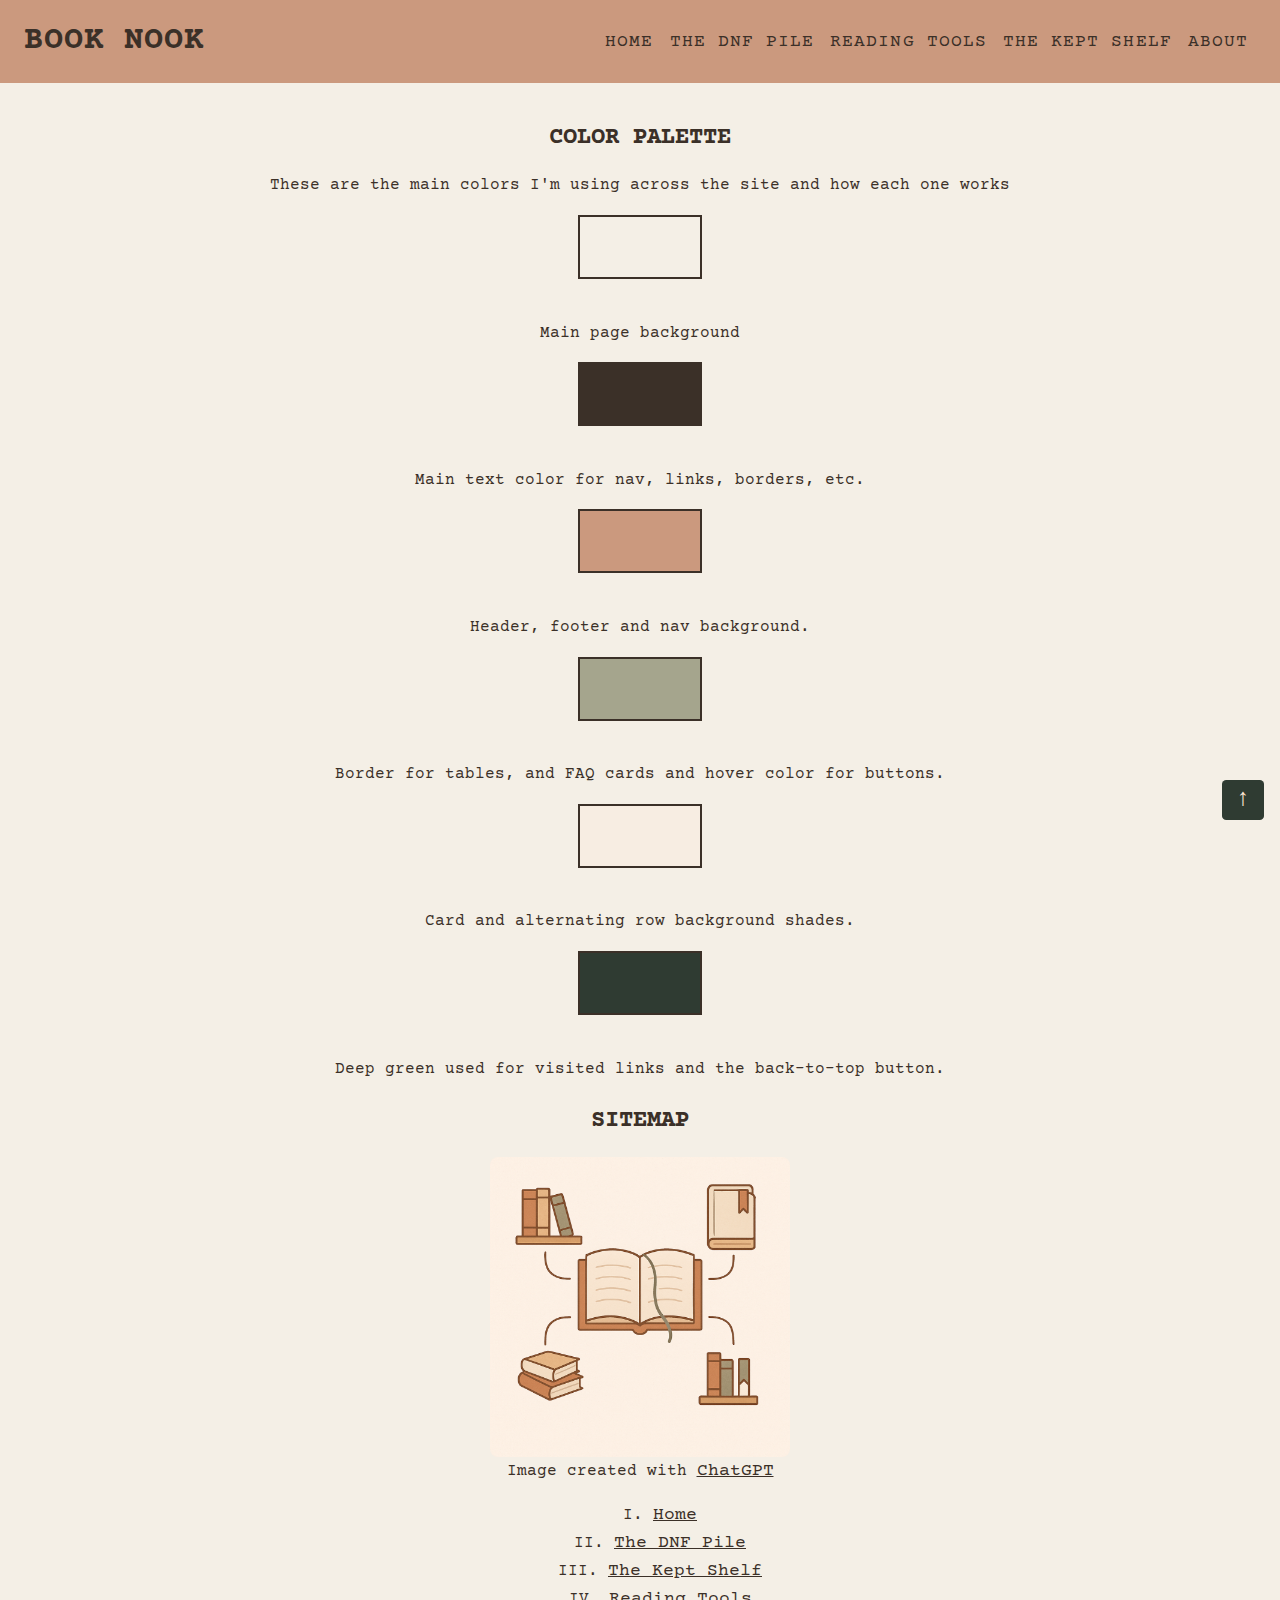
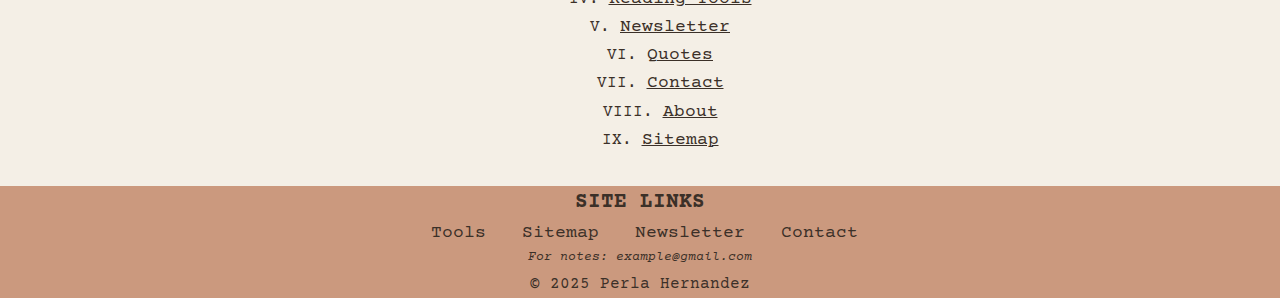
<file: final/site.html>
<!DOCTYPE html>
<html lang="en">

<head>
    <meta charset="utf-8">

    <meta name="author" content="Perla Hernandez">
    <meta name="description" content="Book Nook site info and structure overview">
    <meta name="viewport" content="width=device-width, initial-scale=1.0">
    <title>Book Nook - Site Info</title>
    <link rel="stylesheet" href="css/style.css" type="text/css">
</head>


<body id="top">
    <header>
        <h1>Book Nook</h1>
        <nav aria-label="primary-nav">
            <h2 class="hide">Menu</h2>
            <ul>
                <li><a href="index.html">Home</a></li>

                <li><a href="the-dnf-pile.html">The DNF Pile</a></li>

                <li><a href="reading-tools.html">Reading Tools</a></li>

                <li><a href="the-kept-shelf.html">The Kept Shelf</a></li>
                <li><a href="about.html">About</a></li>
            </ul>
        </nav>
    </header>

    <main>
        <section class="colors">
            <h2>Color Palette</h2>
            <p>These are the main colors I'm using across the site and how each one works</p>

            <!--  COLOR SWATCHES -->
            <div class="swatch" style="background-color:  #f4efe6;"></div>
            <p>Main page background</p>
            <div class="swatch" style="background-color: #3B3028;"></div>
            <p> Main text color for nav, links,
                borders, etc.</p>
            <div class="swatch" style="background-color: #CB997E;"></div>
            <p>Header, footer and nav background.</p>
            <div class="swatch" style="background-color: #A5A58D;"></div>
            <p>Border for tables, and FAQ cards and hover color for buttons. </p>
            <div class="swatch" style="background-color: #F7EDE2;"></div>
            <p>Card and alternating row background shades.</p>
            <div class="swatch" style="background-color: #2F3B32;"></div>
            <p>Deep green used for visited links and the back-to-top button.</p>
        </section>

        <section class="sitemap">
            <h2>
                Sitemap
            </h2>
            <figure>
                <img src="img/sitemap.png"
                    alt="Soft reading-themed illustration showing the layout of the Book Nook website."
                    title="Book Nook sitemap illustration" width="300" height="300">
                <figcaption>Image created with <a href="https://chatgpt.com/" target="_blank"> ChatGPT</a></figcaption>
            </figure>
            <ul>
                <li><a href="index.html">Home</a></li>
                <li>
                    <a href="the-dnf-pile.html">The DNF Pile</a>
                </li>
                <li>
                    <a href="the-kept-shelf.html">The Kept Shelf</a>
                </li>
                <li>
                    <a href="reading-tools.html">Reading Tools</a>
                </li>
                <li>
                    <a href="newsletter.html">Newsletter</a>
                </li>
                <li>
                    <a href="quotes.html">Quotes</a>
                </li>

                <li> <a href="contact.html">Contact</a></li>

                 <li><a href="about.html">About</a></li>

                <li>
                    <a href="site.html">Sitemap</a>
                </li>
            </ul>
        </section>
    </main>

    <footer>
        <nav>
            <h2 class="no-underline">Site Links</h2>
            <ul>
                <li> <a href="https://chat.openai.com" target="_blank">Tools</a>
                </li>

                <li><a href="site.html">Sitemap</a></li>

                <li><a href="newsletter.html">Newsletter</a></li>

                <li> <a href="contact.html">Contact</a></li>
            </ul>
        </nav>
        <address><mark>For notes: example@gmail.com</mark></address>
        <p>&copy; 2025 Perla Hernandez</p>
    </footer>
    <a href="#top" class="back-to-top" aria-label="Back to top">&#8593;</a>

</body>

</html>
</file>
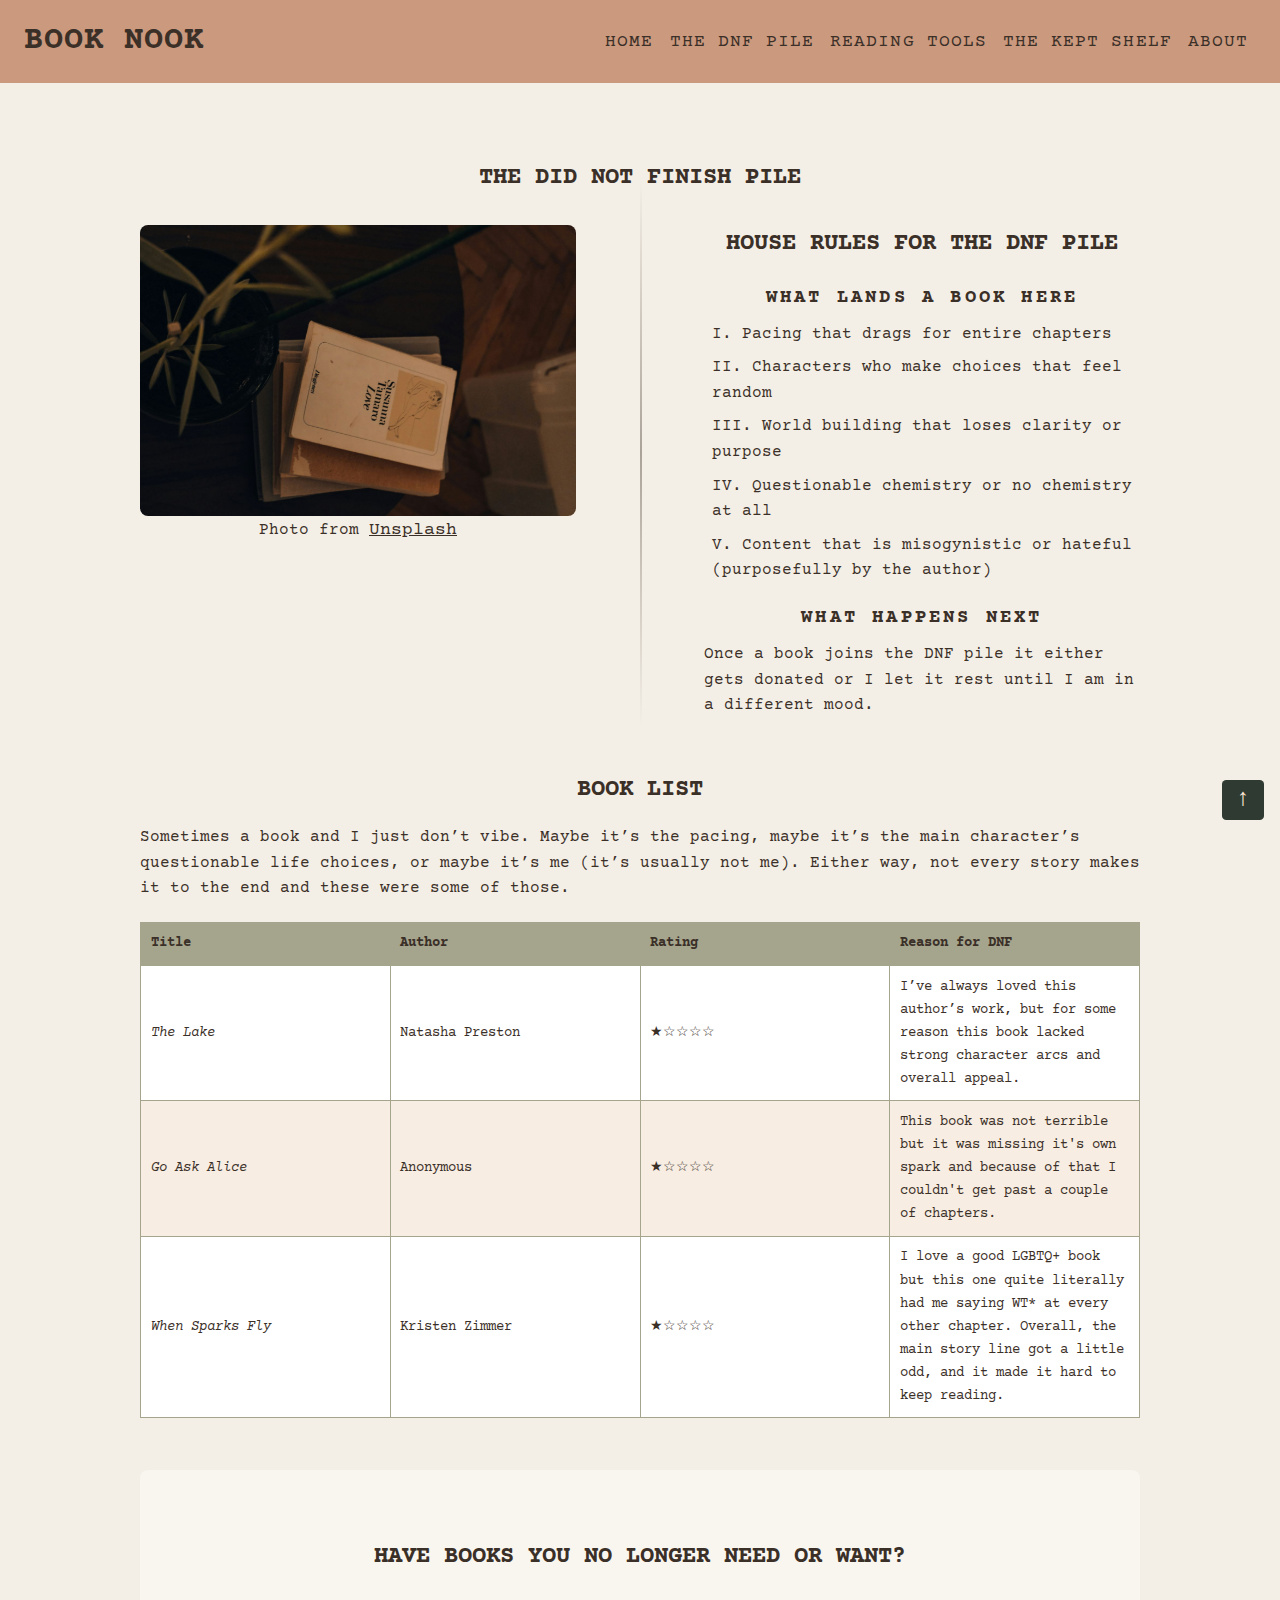
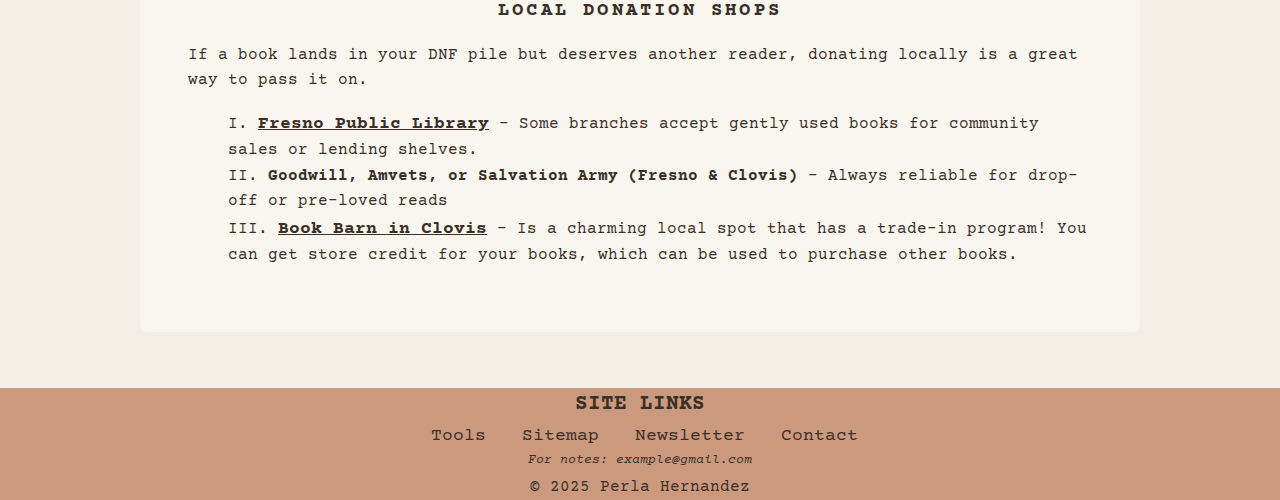
<file: final/the-dnf-pile.html>
<!DOCTYPE html>
<html lang="en">

<head>
    <meta charset="utf-8">

    <meta name="author" content="Perla Hernandez">
    <meta name="description"
        content="Explore my DNF book list and find out which titles I couldn’t finish. With honest notes on why they didn’t work for me.">
    <meta name="viewport" content="width=device-width, initial-scale=1.0">
    <title>Book Nook - The DNF Pile</title>
    <link rel="stylesheet" href="css/style.css" type="text/css">
</head>

<!--Section 1: NAV-->

<body id="top">
    <header>
        <h1>Book Nook</h1>
        <nav aria-label="primary-nav">
            <h2 class="hide">Menu</h2>
            <ul>
                <li><a href="index.html">Home</a></li>

                <li><a href="the-dnf-pile.html">The DNF Pile</a></li>

                <li><a href="reading-tools.html">Reading Tools</a></li>

                <li><a href="the-kept-shelf.html">The Kept Shelf</a></li>
                 <li><a href="about.html">About</a></li>
            </ul>
        </nav>
    </header>


    <!--Section 2: DNF Intro and Hero Image-->
    <main class="dnf-layout">
        <h2 class="dnf-header">The Did Not Finish Pile</h2>
        <section class="dnf-page">
            <h3 class="hide">DNF Intro</h3>
            <figure>
                <img src="img/dnf-hero.jpg" alt="books resting on a nightstand" title="Pile of books" width="800"
                    height="500">
                <figcaption>
                    Photo from <a href="https://unsplash.com/" target="_blank">Unsplash</a>
                </figcaption>
            </figure>
        </section>


        <!--Section 3: House Rules-->
        <section class="rules">
            <h2>House Rules for the DNF pile</h2>
            <article>
                <h3 class="land">What lands a book here</h3>
                <ul>
                    <li>Pacing that drags for entire chapters</li>
                    <li>Characters who make choices that feel random</li>
                    <li>World building that loses clarity or purpose</li>
                    <li>Questionable chemistry or no chemistry at all</li>
                    <li>Content that is misogynistic or hateful (purposefully by the author)</li>
                </ul>
            </article>
            <article>
                <h3 class="next">What Happens Next</h3>
                <p>Once a book joins the <mark>DNF pile</mark> it either gets donated or I let it rest until I am in a
                    different mood.</p>
            </article>
        </section>


        <!--Section 4: Table of DNF Books-->
        <section class="dnf-table">
            <h2>Book List</h2>
            <p>Sometimes a book and I just don’t vibe. Maybe it’s the pacing, maybe it’s the main character’s
                questionable life choices, or maybe it’s me (it’s usually not me). Either way, not every story makes it
                to the end and these were some of those.
            </p>
            <table>
                <caption>DNF reads and why they lost me</caption>
                <thead>
                    <tr>
                        <th scope="col">Title</th>
                        <th scope="col">Author</th>
                        <th scope="col">Rating</th>
                        <th scope="col">Reason for DNF</th>

                    </tr>
                </thead>

                <tbody>
                    <tr>
                        <td><cite>The Lake</cite></td>
                        <td>Natasha Preston</td>
                        <td>★☆☆☆☆</td>
                        <td>I’ve always loved this author’s work, but for some reason this book lacked strong character
                            arcs and overall appeal.</td>
                    </tr>

                    <tr>
                        <td><cite>Go Ask Alice</cite></td>
                        <td>Anonymous</td>
                        <td>★☆☆☆☆</td>
                        <td>This book was not terrible but it was missing it's own spark and because of that
                            I
                            couldn't get past a couple of chapters.</td>
                    </tr>

                    <tr>
                        <td>
                            <cite>
                                When Sparks Fly
                            </cite>
                        </td>
                        <td>Kristen Zimmer</td>
                        <td>★☆☆☆☆</td>
                        <td>I love a good LGBTQ+ book but this one quite literally had me saying WT* at every other
                            chapter. Overall, the main story line got a little odd, and it made it hard to keep reading.
                        </td>
                    </tr>
                </tbody>
            </table>
        </section>


        <!--Section 5: Donate or Repurpose-->
        <section class="donate">
            <h2>Have Books You No Longer Need or Want?</h2>

            <article>
                <h3>Local Donation Shops</h3>
                <p>If a book lands in your DNF pile but deserves another reader, donating locally is a great way to pass
                    it on.</p>
            </article>
            <ul>
                <li>
                    <a href="https://www.fresnolibrary.org/" target="_blank"><strong>Fresno Public Library</strong></a>
                    - Some branches accept gently used books for community sales
                    or lending shelves.
                </li>

                <li><strong>Goodwill, Amvets, or Salvation Army (Fresno & Clovis)</strong> - Always reliable for
                    drop-off or pre-loved reads</li>

                <li>
                    <a href="https://www.clovisbookbarn.com/" target="_blank"> <strong>Book Barn in Clovis</strong></a>
                    - Is a charming local spot that has a trade-in program! You can
                    get store credit for your books, which can be used to purchase other books.
                </li>
            </ul>
        </section>
    </main>



    <!--Section 6: Footer-->
    <footer>
        <nav>
            <h2 class="no-underline">Site Links</h2>
            <ul>
                <li><a href="https://chat.openai.com" target="_blank">Tools</a>
                </li>

                <li><a href="site.html">Sitemap</a></li>

                <li><a href="newsletter.html">Newsletter</a></li>

                 <li> <a href="contact.html">Contact</a></li>
            </ul>
        </nav>
        <address><mark>For notes: example@gmail.com</mark></address>
        <p>&copy; 2025 Perla Hernandez</p>
    </footer>
    <a href="#top" class="back-to-top" aria-label="Back to top">&#8593;</a>

</body>

</html>
</file>
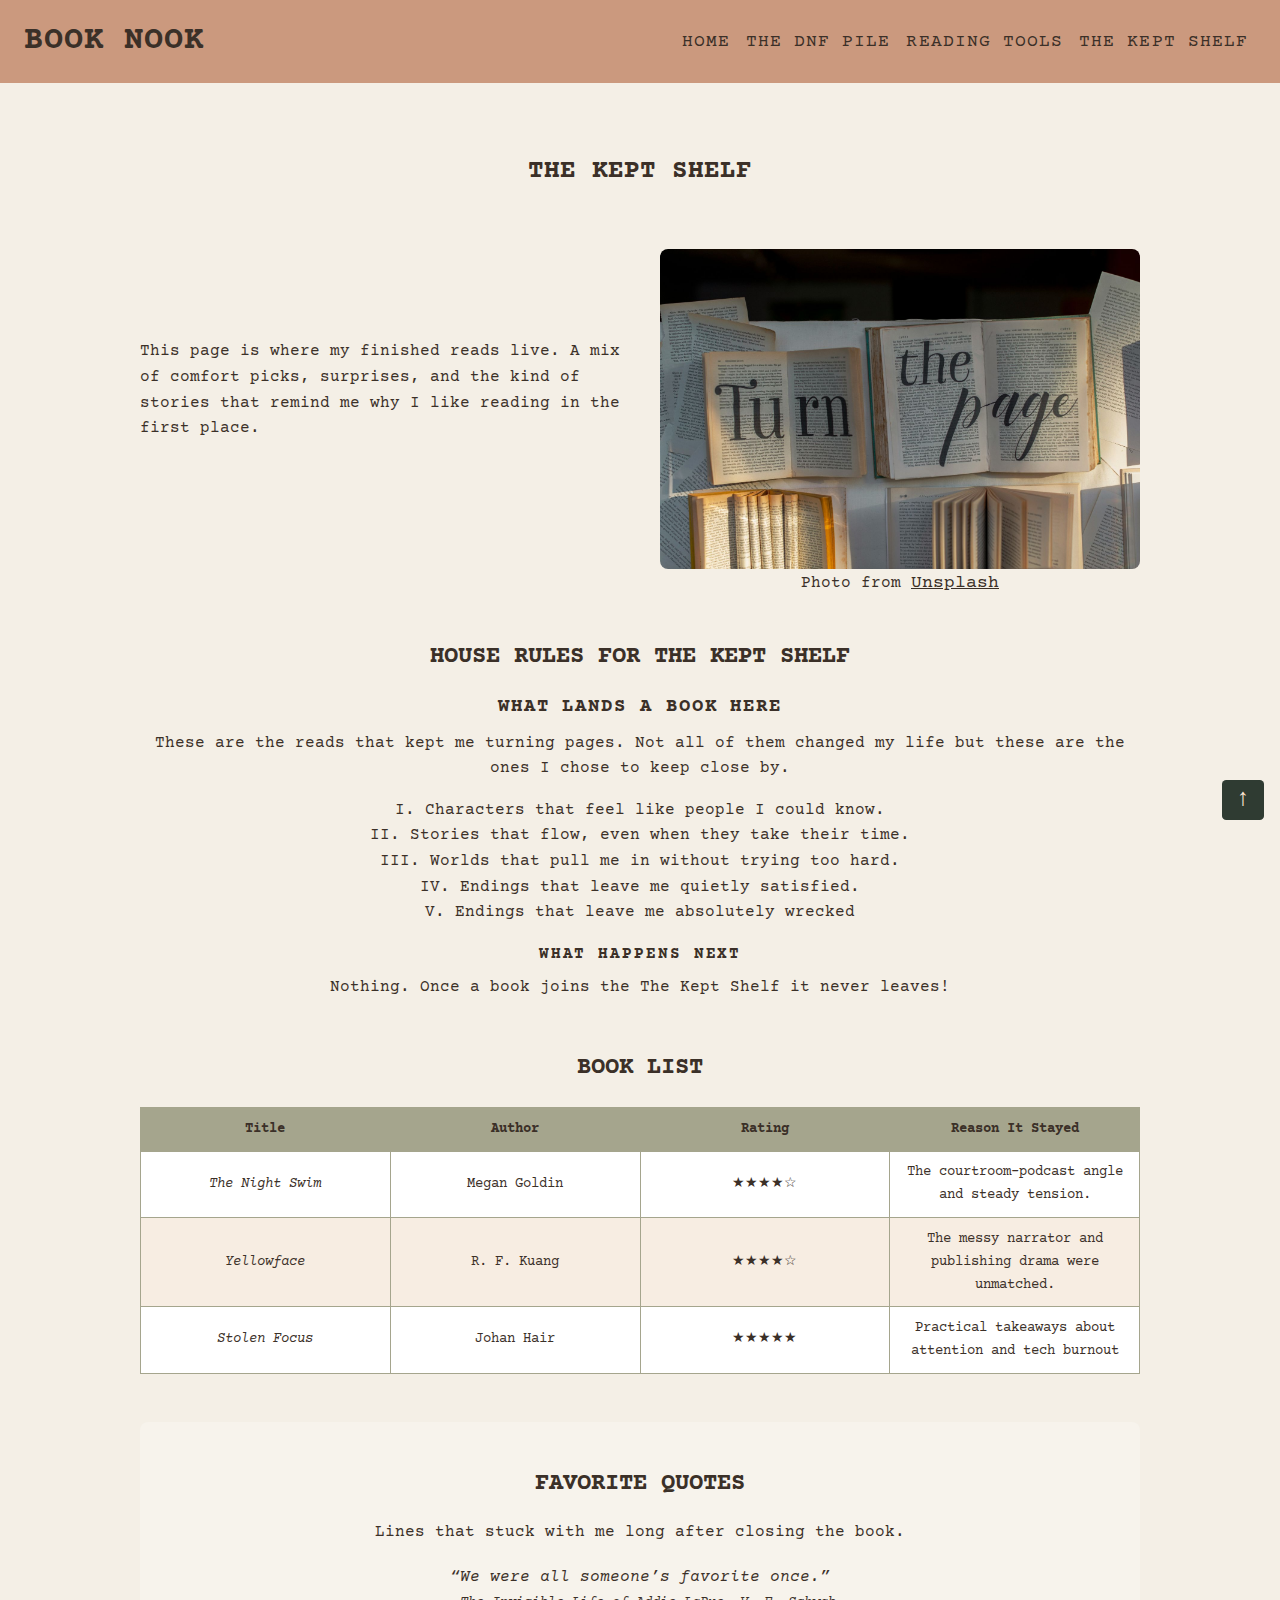
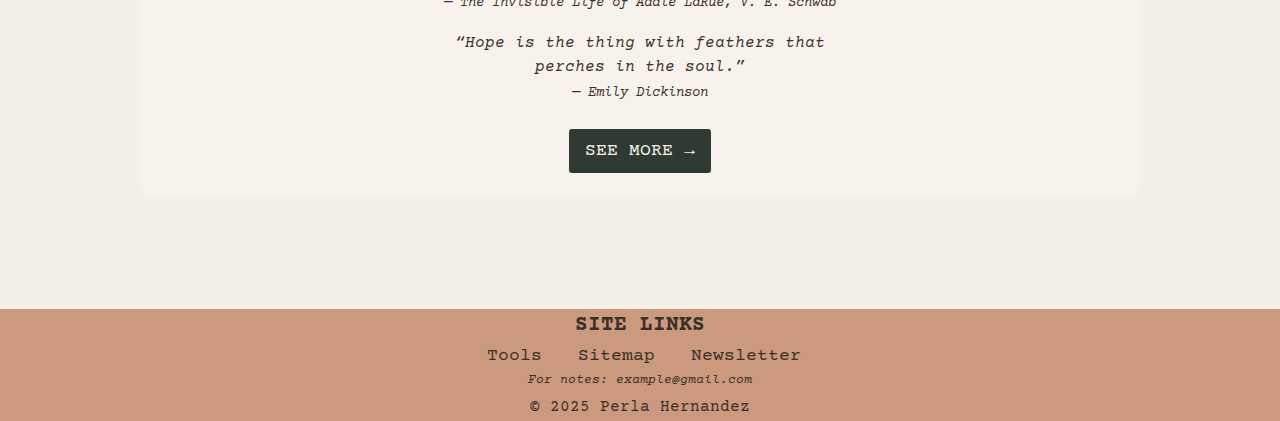
<file: final/the-kept-shelf.html>
<!DOCTYPE html>
<html lang="en">

<head>
    <meta charset="utf-8">

    <meta name="author" content="Perla Hernandez">
    <meta name="description"
        content="The books that made it to the end. Some I loved, some I just liked enough to keep, but all of them earned a spot on my shelf.">
    <meta name="viewport" content="width=device-width, initial-scale=1.0">
    <title>Book Nook - The Kept Shelf</title>
    <link rel="stylesheet" href="css/style.css" type="text/css">
</head>

<!--Section 1: NAV-->

<body id="top">
    <header>
        <h1>Book Nook</h1>
        <nav aria-label="primary-nav">
            <h2 class="hide">Menu</h2>
            <ul>
                <li><a href="index.html">Home</a></li>

                <li><a href="the-dnf-pile.html">The DNF Pile</a></li>

                <li><a href="reading-tools.html">Reading Tools</a></li>

                <li><a href="the-kept-shelf.html">The Kept Shelf</a></li>
            </ul>
        </nav>
    </header>

    <!--Section 2: Intro and Hero-->
    <main class="kept-shelf">
        <section class="kept-intro">
            <h2>The Kept Shelf</h2>
            <figure>
                <img src="img/kept-shelf-hero.jpg" alt="open books with the words turn the page written across them"
                    title="Turn the page- books arranged in sunlight" width="800" height="500">
                <figcaption>
                    Photo from <a href="https://unsplash.com/" target="_blank">Unsplash</a>
                </figcaption>
            </figure>
            <p>This page is where my finished reads live. A mix of comfort picks, surprises, and the kind of stories
                that remind me why I like reading in the first place. </p>
        </section>


        <!--Section 3: House Rules-->
        <section class="kept-rule">
            <h2>House Rules for The Kept Shelf</h2>
            <article>
                <h3>What lands a book here</h3>
                <p>These are the reads that kept me turning pages. Not all of them changed my life but
                    these are the
                    ones I chose to keep close by.</p>

                <ul>
                    <li>Characters that feel like people I could know.</li>
                    <li>Stories that flow, even when they take their time.</li>
                    <li>Worlds that pull me in without trying too hard.</li>
                    <li>Endings that leave me quietly satisfied.</li>
                    <li>Endings that leave me absolutely wrecked</li>
                </ul>
            </article>

            <article>
                <h4>What Happens Next</h4>
                <p>Nothing. Once a book joins the <mark>The Kept Shelf</mark> it never leaves! </p>
            </article>

        </section>

        <!--Section 4: Book List-->
        <section class="book-list">
            <h2>Book List</h2>
            <table>
                <caption>Kept Reads and Why They Stayed </caption>
                <thead>
                    <tr>
                        <th scope="col">Title</th>
                        <th scope="col">Author</th>
                        <th scope="col">Rating</th>
                        <th scope="col">Reason It Stayed</th>
                    </tr>
                </thead>
                <tbody>
                    <tr>
                        <td><cite>The Night Swim</cite></td>
                        <td>Megan Goldin</td>
                        <td>★★★★☆</td>
                        <td>The courtroom-podcast angle and steady tension.</td>
                    </tr>

                    <tr>
                        <td><cite>Yellowface</cite></td>
                        <td>R.&nbsp;F.&nbsp;Kuang</td>
                        <td>★★★★☆</td>
                        <td>The messy narrator and publishing drama were unmatched.</td>
                    </tr>

                    <tr>
                        <td><cite>Stolen Focus</cite></td>
                        <td>Johan Hair</td>
                        <td>★★★★★</td>
                        <td>Practical takeaways about attention and tech burnout</td>
                    </tr>
                </tbody>
            </table>
        </section>


        <!--Section 5: Favorite Quotes-->
        <section class="fav-quotes">
            <h2>Favorite Quotes</h2>
            <p>Lines that stuck with me long after closing the book.</p>

            <blockquote>
                “We were all someone’s favorite once.”
                <cite> — The Invisible Life of Addie LaRue, V. E. Schwab</cite>
            </blockquote>

            <blockquote>
                “Hope is the thing with feathers that perches in the soul.”<cite> — Emily Dickinson</cite>
            </blockquote>

            <a href="quotes.html" class="learn-btn"> See more →</a>

        </section>
    </main>


    <!--Section 6: Footer-->
    <footer>
        <nav>
            <h2 class="no-underline">Site Links</h2>
            <ul>
                <li> <a href="https://chat.openai.com" target="_blank">Tools</a>
                </li>

                <li><a href="site.html">Sitemap</a></li>

                <li><a href="newsletter.html">Newsletter</a></li>
            </ul>
        </nav>
        <address><mark>For notes: example@gmail.com</mark></address>
        <p>&copy; 2025 Perla Hernandez</p>
    </footer>
    <a href="#top" class="back-to-top" aria-label="Back to top">&#8593;</a>
</body>

</html>
</file>
<file: final/css/style.css>
@import url('https://fonts.googleapis.com/css2?family=Courier+Prime:ital,wght@0,400;0,700;1,400;1,700&display=swap');

/* BASE STYLES */
html {
    font-size: 16px;
    scroll-behavior: smooth;
}

body {
    margin: 0;
    padding: 0;
    font-family: "Courier Prime", monospace;
    line-height: 1.6;
    background-color: #f4efe6;
    color: #3B3028;
    text-align: center;
}

/* LAYOUT CONTAINER */
main {
    max-width: 1000px;
    /* Max-width to keep long pages readable and aligned on all screens */
    margin: 0 auto;
    padding: 1rem 1.5rem;
}

/* HEADING HIERARCHY */
h1 {
    font-size: 2.25rem;
    font-weight: 700;
    letter-spacing: 1px;
    text-transform: uppercase;
}

h2 {
    text-transform: uppercase;
    margin-bottom: 0.5rem;
    font-size: 1.5rem;
    text-align: center;
}

h3 {
    font-size: 1.2rem;
    text-transform: uppercase;
    margin-bottom: 0.4rem;
    letter-spacing: 0.2rem;
    text-align: center;
}

h4 {
    font-size: 1rem;
}

/* HEADER STYLING */
header {
    background-color: #CB997E;
    color: #3B3028;
    padding: 1rem 1.5rem;
    position: sticky;
    top: 0;
    z-index: 3;
    display: flex;
    flex-direction: column;
    align-items: center;
    gap: 0.5rem;
}

header h1 {
    margin: 0;
    font-size: 1.6rem;
    text-align: center;
    white-space: nowrap;
}

header nav ul {
    list-style-type: none;
    margin: 0;
    padding: 0 0.5rem;
    display: flex;
    flex-wrap: wrap;
    gap: 0.4rem 1rem;
    justify-content: center;
    align-items: center;
    white-space: nowrap;
}

header nav a {
    text-decoration: none;
    color: #3B3028;
    text-transform: uppercase;
    font-size: 0.9rem;
    letter-spacing: 0.06em;
    white-space: nowrap;
}

/* NAV */
nav {
    background-color: #CB997E;
}

nav li {
    margin: 0;
}

nav a {
    text-decoration: none;
    color: #3B3028;
}

nav h2 {
    color: #3B3028;
    text-align: center;
}

nav a:visited {
    color: #3B3028;
}

nav a:hover,
nav a:focus {
    background-color: transparent;
    color: #f4efe6;
}

.hide {
    display: none;
}

/* GLOBAL LINK STYLING */
a {
    color: #3B3028;
    text-decoration: underline;
    font-size: 1.1rem;
    font-weight: 500;
}

a:visited {
    color: #2F3B32;
}

a:hover,
a:focus {
    color: #f4efe6;
    background-color: #3B3028;
}



/* GLOBAL BUTTON STYLE */
a.btn,
button.btn {
    display: inline-block;
    padding: 0.5rem 1rem;
    background-color: #2F3B32;
    color: #f4efe6;
    text-decoration: none;
    border-radius: 3px;
    margin-top: 0.5rem;
    text-transform: uppercase;
    letter-spacing: 0.08rem;
    border: none;
    cursor: pointer;
    font-family: "Courier Prime", monospace;
}

/* visited state for anchor buttons */
a.btn:visited {
    color: #f4efe6;
}

/* hover/focus state for button-like elements */
a.btn:hover,
button.btn:hover,
a.btn:focus,
button.btn:focus {
    background-color: #A5A58D;
    color: #f4efe6;
}


/* TABLE STYLING */
table {
    width: 100%;
    border: 1px solid #A5A58D;
    font-size: 0.9rem;
    background-color: #f4efe6;
    margin: 20px 0;
    border-collapse: collapse;
    table-layout: fixed;
}

th,
td {
    padding: 0.6rem;
    border: 1px solid #A5A58D;
    color: #3B3028;
    word-wrap: break-word;
}

th {
    background-color: #A5A58D;
    font-weight: bold;
}

tbody tr:nth-child(odd) {
    background-color: #FFF;
}

tbody tr:nth-child(even) {
    background-color: #F7EDE2;
}

table caption {
    display: none;
}

/* Responsive images */
img {
    max-width: 100%;
    height: auto;
    display: block;
}

/* ---- HOME PAGE ---- */
/* WELCOME STYLING */
.hero-layout {
    display: grid;
    grid-template-columns: 1fr;
    /* 1 column on small screens */
    row-gap: 1.5rem;
    margin: 2.5rem auto 3rem;
    position: relative;
}

.hero-layout h2 {
    font-size: 1.5rem;
    line-height: 1.2;
    margin: 0;
    font-weight: 400;
}

.hero-layout figure {
    margin: 0;
    position: relative;
}

.hero-layout figure::before {
    content: "";
    position: absolute;
    inset: 0;
    background: linear-gradient(rgba(60, 48, 40, 0.35),
            rgba(60, 48, 40, 0.55));
    border-radius: 8px;
    z-index: 1;
}

.hero-layout figure img {
    width: 100%;
    height: auto;
    border-radius: 8px;
    display: block;
    object-fit: cover;
    position: relative;
    z-index: 0;
}

.hero-layout figure figcaption {
    display: none;
}

.hero-layout p {
    grid-column: 1 / -1;
    margin-top: 1rem;
    max-width: none;
    line-height: 1.7;
    text-align: center;
    font-size: 15px;
}

.section-break {
    border: none;
    width: 100%;
    height: 2px;
    background: linear-gradient(to right,
            rgba(59, 48, 40, 0),
            rgba(59, 48, 40, 0.4),
            rgba(59, 48, 40, 0));
}

/* FAQS STYLING */
.faqs ul {
    list-style: none;
    padding-left: 0;
}

.faqs li {
    background-color: rgba(255, 255, 255, 0.421);
    margin-bottom: 1rem;
    padding: 1rem;
    border-radius: 6px;
    position: relative;
}

.faqs li::before {
    content: "📖";
    position: static;
    margin: 0.5rem;
}

/* QUOTES STYLING */
.lines {
    text-align: center;
    column-span: all;
    margin: 32px 0 20px 0;
}

.quotes {
    columns: 2 200px;
    column-gap: 5rem;
    column-rule: solid;
}

.quotes article {
    text-align: center;
    break-inside: avoid;
    display: inline;
    margin-bottom: 2rem;
    padding: 0 0.5rem;
}

.quotes blockquote {
    margin: 1.5rem 0;
    min-height: 6rem;
}

.learn-btn {
    display: inline-block;
    padding: 0.5rem 1rem;
    background-color: #2F3B32;
    color: #f4efe6;
    text-decoration: none;
    border-radius: 3px;
    margin-top: 0.5rem;
    text-transform: uppercase;
}

.learn-btn:visited {
    color: #f4efe6;
}

/* Explore Cards Styling*/
.explore {
    display: grid;
    grid-template-columns: 1fr;
    gap: 1.5rem;
    margin-top: 2rem;
}

.explore h2 {
    grid-column: 1 / -1;
    margin-bottom: 0.5rem;
}

.explore-card {
    background-color: #F7EDE2;
    border: 1px solid #A5A58D;
    border-radius: 8px;
    padding: 1rem;
    display: flex;
    flex-direction: column;
    flex: 1 1 auto;
    margin: 1.5rem auto 0;
    max-width: 320px;
}

.explore-card figure {
    margin: 0 0 0.75rem;
}

.explore-card img {
    width: 100%;
    height: 350px;
    object-fit: cover;
    object-position: center;
    border-radius: 6px;
    display: block;
}

.explore-card h3 {
    margin: 0.5rem 0 0.25rem;
    text-transform: uppercase;
    padding: 15px 0 0 0;
}

.explore-card p {
    margin-bottom: 0.75rem;
    font-size: 0.95rem;
    line-height: 20px;
}

.explore-card .learn-btn {
    margin-top: auto;
    align-self: center;
}

.top-heading {
    margin: 32px 0 10px 0;
}

/* ---- SITE PAGE ---- */
/* COLOR PALETTE SWATCHES */
.swatch {
    width: 120px;
    height: 60px;
    border: 2px solid #3B3028;
    display: inline-block;
    margin-bottom: 1rem;
}

/* ---- THE DNF PAGE ---- */
.dnf-layout {
    margin: 2.5rem auto 2.5rem;
    display: grid;
    grid-template-columns: 1fr;
    /* mobile: 1 column */
    gap: 2rem;
    text-align: left;
    position: relative;
}

.dnf-header {
    grid-column: 1 / -1;
    text-align: center;
}

.dnf-layout::before {
    content: none;
}

.dnf-page,
.rules,
.dnf-table,
.donate {
    grid-column: 1 / -1;
}

.dnf-page figure {
    margin: 0 0 1rem;
    text-align: center;
}

.dnf-page img {
    border-radius: 8px;
}

.rules h2 {
    text-transform: uppercase;
    margin-bottom: 0.5rem;
    font-size: 1.3rem;
}

.land,
.next {
    font-size: 1.2rem;
    text-transform: uppercase;
    letter-spacing: 0.2rem;
    text-align: center;
}

.rules ul {
    list-style-position: inside;
    padding-left: 0;
    margin: 0.5rem 0 0;
    list-style-type: upper-roman;
    text-align: left;
}

.rules li {
    margin: 0.5rem;
}

.rules p {
    padding-left: 0;
    margin: 0.5rem 0 0;
    text-align: left;
}

.dnf-table {
    font-size: 0.9rem;
}

.donate {
    background-color: rgba(255, 255, 255, 0.421);
    border-radius: 8px;
    padding: 10px;
}

.donate h2 {
    text-transform: uppercase;
    margin-bottom: 0.5rem;
    font-size: 1.3rem;
}

.donate h3 {
    font-size: 1.2rem;
    text-transform: uppercase;
    margin-bottom: 0.4rem;
    letter-spacing: 0.2rem;
    text-align: center;
}

.donate ul {
    list-style-position: inside;
    list-style-type: upper-roman;
    text-align: left;
}

/* ---- READING TOOLS PAGE ---- */
.reading-hero {
    margin: 2.5rem auto 2rem;
    position: relative;
}

.reading-hero figure {
    margin: 0;
    position: relative;
}

.reading-hero img {
    width: 100%;
    max-height: 50px;
    object-fit: cover;
    display: block;
    border-radius: 3px;
    z-index: 1;
}

.reading-hero figure::after {
    content: "";
    position: absolute;
    inset: 0;
    border-radius: 3px;
    background-color: rgba(179, 162, 146, 0.685);
    z-index: 1;
}

.reading-hero figcaption {
    display: none;
}

.reading-hero h2 {
    position: absolute;
    inset: 0;
    margin: 0;
    display: flex;
    align-items: center;
    justify-content: center;
    text-transform: uppercase;
    letter-spacing: 0.15rem;
    font-size: 1.3rem;
    pointer-events: none;
    /*keeps the h2 from having any reaction to clicks or hover etc.*/
    z-index: 1;
}

.reading-tools p {
    text-align: center;
}

.help-everyday {
    font-size: 1.4rem;
    padding: 15px 0 10px 0;
}

.everyday-help {
    margin: 1.5rem 0 3rem;
    text-align: left;
}

.everyday-help p {
    margin: 0;
}

/*-- BLOCKERS STYLING --*/
.tools-layout {
    display: grid;
    grid-template-columns: 1fr;
    gap: 2rem;
    margin: 3rem 0;
    background-color: rgba(255, 255, 255, 0.308);
    border-radius: 8px;
}

.formats-comfort {
    text-align: left;
    padding: 0;
}

.formats-comfort p {
    padding: 0;
    margin: 0;
    text-align: left;
}

.reading-tools ul {
    list-style-position: inside;
    list-style-type: upper-roman;
    padding-left: 0;
    text-align: left;
    padding-top: 0;
}

.blockers-heading {
    font-size: 1.2rem;
    text-transform: uppercase;
    margin-bottom: 0.4rem;
    letter-spacing: 0.2rem;
    text-align: center;
}

.distraction-blockers,
.formats-comfort {
    padding-left: 1.25rem;
    padding-right: 1.25rem;
}

.audio {
    font-size: 1rem;
}

.tools-layout img {
    max-width: 100%;
    border-radius: 4px;
    padding: 10px 0 5px 0;
    height: auto;
}

/* ---- THE KEPT SHELF PAGE ---- */
.kept-shelf {
    margin: 2rem auto 3rem;
}

.kept-intro {
    display: grid;
    grid-template-columns: 1fr;
    gap: 1.5rem;
    margin-bottom: 2.5rem;
}

.kept-intro figure {
    margin: 0;
}

.kept-intro h2 {
    text-align: center;
    font-size: 1.6rem;
}

.kept-intro img {
    width: 100%;
    height: auto;
    display: block;
    border-radius: 8px;
}

.kept-intro p {
    line-height: 1.6;
    margin: 0;
}

.kept-rule {
    margin-bottom: 3rem;
}

.kept-rule h2 {
    text-align: center;
    font-size: 1.5rem;
    margin-bottom: 1rem;
}

.kept-rule h3,
h4 {
    text-transform: uppercase;
    letter-spacing: 0.12rem;
    margin: 1rem 0 0.5rem;
    text-align: center;
}

.kept-rule p {
    margin: 0 0 1rem 0;
    text-align: center;
}

.kept-rule ul {
    list-style-type: upper-roman;
    list-style-position: inside;
    padding: 0;
    margin: 0 auto;
    text-align: center;
    max-width: 100%;
}

.fav-quotes {
    margin: 3rem 0;
    padding: 1.5rem;
    background-color: rgba(255, 255, 255, 0.25);
    border-radius: 8px;
    text-align: center;
}

.fav-quotes h2 {
    font-size: 1.5rem;
    margin-bottom: 0.75rem;
}

.fav-quotes p {
    margin-bottom: 1.25rem;
}

.fav-quotes blockquote {
    margin: 1rem auto;
    font-style: italic;
    max-width: 40ch;
    line-height: 1.5;
}

.fav-quotes cite {
    display: block;
    margin-top: 0.25rem;
    font-size: 0.9rem;
}

/* ---- NEWSLETTER PAGE ---- */
/* INTRO STYLING*/
.intro {
    margin: 2rem auto 3rem;
    text-align: left;
    /* overrides global settings*/
}

.intro-hd {
    margin-bottom: 1.5rem;
}

.intro-content {
    /* keeps things side by side*/
    display: flex;
    flex-direction: column;
    align-items: flex-start;
    gap: 1.5rem;
}

.intro-content figure {
    flex: 1 1 auto;
    margin: 0;
}

.intro-content img {
    border-radius: 8px;
    display: block;
    object-fit: cover;
    width: 100%;
    max-height: 280px;
}

.intro-content figcaption {
    margin-top: 0.5rem;
}

.intro-content p {
    flex: 1 1 auto;
}

/* FOCUS STYLING*/
.focus {
    margin: 0 auto 3rem;
    display: grid;
    grid-template-columns: 1fr;
    gap: 1.75rem;
    text-align: left;
}

.focus h2 {
    grid-column: 1 / -1;
    margin-bottom: 0.5rem;
    font-size: 1.5rem;
}

.focus article h3 {
    font-size: 1.2rem;
    text-transform: uppercase;
    margin-bottom: 0.4rem;
    letter-spacing: 0.2rem;
}

.focus article p {
    margin: 0;
    font-size: 0.95rem;
    line-height: 1.5;
}

/* REOCCURRENCE STYLING*/
.reoccurrence {
    margin: 0 auto 3rem;
    display: grid;
    grid-template-columns: 1fr;
    gap: 1.75rem;
    text-align: left;
}

.reoccurrence h2 {
    grid-column: 1 / -1;
    margin-bottom: 0.5rem;
    font-size: 1.5rem;
}

.reoccurrence article h3 {
    font-size: 1.2rem;
    text-transform: uppercase;
    margin-bottom: 0.4rem;
    letter-spacing: 0.2rem;
}

.reoccurrence article p {
    margin: 0;
    font-size: 0.95rem;
    line-height: 1.5;
}

.sitemap ul {
    list-style-type: upper-roman;
    list-style-position: inside;
    text-align: center;
}

.sitemap img {
    display: block;
    margin: auto;
    border-radius: 8px;
}

/*--- QUOTES PAGE -- */
.quotes-page {
    margin: 2rem;
}

.quotes-intro {
    display: flex;
    flex-direction: column;
    gap: 1.5rem;
    margin-bottom: 2.5rem;
    text-align: left;
}

.quotes-intro h2 {
    text-align: center;
    font-size: 1.5rem;
    margin-bottom: 0.5rem;
}

.quotes-intro figure {
    margin: 0;
}

.quotes-intro figure img {
    width: auto;
    margin-left: auto;
    margin-right: auto;
    height: 420px;
    display: block;
    border-radius: 8px;
}

.quotes-intro figure figcaption {
    text-align: center;
}

.quotes-intro p {
    margin: 0;
    line-height: 1.5;
    font-size: 0.95rem;
    text-align: center;
}

.quote-groups {
    margin: 0 auto 3rem;
    display: grid;
    grid-template-columns: 1fr;
    gap: 1.75rem;
    text-align: left;
}

.quote-groups h2 {
    grid-column: 1 / -1;
    text-align: center;
    font-size: 1.5rem;
    margin: 0 auto;
}

.quote-groups article {
    background-color: rgba(255, 255, 255, 0.3);
    border-radius: 8px;
    padding: 1.25rem;
    border: 1px solid #A5A58D;
}

.quote-groups h3 {
    text-align: center;
    margin: 0 0 0.75rem;
    font-size: 1.1rem;
    text-transform: uppercase;
    letter-spacing: 0.2rem;
}

.quote-groups blockquote {
    margin: 0 0 1rem;
    font-style: italic;
    font-size: 0.95rem;
    line-height: 1.5;
    max-width: 40ch;
    border-left: 3px solid #A5A58D;
    padding-left: 0.75rem;
}

.quote-groups blockquote:last-of-type {
    margin-bottom: 0;
}

.quote-groups cite {
    display: block;
    margin-top: 0.25rem;
    font-size: 0.9rem;
}

.quotes-share {
    margin: 0 auto 3rem;
    padding: 1.25rem 1.5rem;
    border-radius: 8px;
}

.quotes-share h2 {
    margin-top: 0;
    font-size: 1.3rem;
}

.quotes-share a {
    font-weight: 700;
}

/* ---- CONTACT PAGE ---- */
.contact-page {
    margin: 2rem auto 3rem;
    text-align: left;
}

/* intro text similar to other pages */
.contact-intro {
    max-width: 650px;
    margin: 0 auto 2rem;
    text-align: center;
}

.contact-intro h1 {
    margin-bottom: 0.75rem;
}

.contact-intro p {
    margin: 0;
    line-height: 1.6;
}

/* simple card like other sections */
.contact-form {
    max-width: 650px;
    margin: 0 auto;
    padding: 1.5rem;
    background-color: rgba(255, 255, 255, 0.25);
    border-radius: 8px;
    border: 1px solid #A5A58D;
}

.contact-form h2 {
    text-align: center;
    margin-top: 0;
    margin-bottom: 1rem;
}

.contact-form fieldset {
    border: none;
    padding: 0;
    margin: 0;
}

.contact-form legend {
    font-size: 0.9rem;
    margin-bottom: 1rem;
    text-align: center;
}

/* list used instead of divs */
.form-list {
    list-style-type: none;
    padding: 0;
    margin: 0 0 1rem 0;
}

.form-list li {
    margin-bottom: 1rem;
}

.form-list label {
    display: block;
    margin-bottom: 0.25rem;
    font-weight: 700;
    font-size: 0.95rem;
}

.form-list input,
.form-list select,
.form-list textarea {
    width: 100%;
    padding: 0.5rem 0.6rem;
    border-radius: 4px;
    border: 1px solid #A5A58D;
    background-color: #FFF;
    color: #3B3028;
}

.form-list input:focus,
.form-list select:focus,
.form-list textarea:focus {
    outline: 2px solid #2F3B32;
}


/* FOOTER STYLING*/
footer {
    background-color: #CB997E;
    text-align: center;
    z-index: 10;
}

.no-underline {
    text-decoration: none;
    margin: 0;
    font-size: 1.3rem;
}

footer nav ul {
    margin: 0;
    padding: 0;
    align-items: center;
    white-space: nowrap;
    list-style-type: none;
}

footer nav a {
    margin: 0;
    padding: 0 0.5rem;
    list-style: none;
    display: flex;
    flex-wrap: wrap;
    justify-content: center;
    gap: 0.5rem 1rem;
    font-size: 0.9rem;
}

footer p {
    margin: 0.25rem 0 0;
}

address {
    font-size: 12px;
}

mark {
    background-color: transparent;
    color: #3B3028;
}

.copyright {
    font-size: 10px;
}

/*----- MEDIA QUERIES -----*/
/* 769- small screens and laptops */
@media (min-width: 768px) {

    /* INDEX PAGE */
    header {
        display: flex;
        flex-direction: row;
        align-items: center;
        justify-content: space-between;
    }

    header h1 {
        margin: 0;
        font-size: 2rem;
        white-space: nowrap;
    }

    nav ul {
        display: flex;
        gap: 1.6rem;
        list-style-type: none;
        justify-content: flex-end;
        padding: 0;
        margin: 0;
    }

    header nav a {
        font-size: 1.1rem;
    }

    .explore {
        grid-template-columns: repeat(3, minmax(0, 1fr));
    }

    .explore-card {
        max-width: 500px;
    }

    .hero-layout {
        grid-template-columns: 0.7fr 1.5fr;
        grid-row: auto;
        align-items: center;
        column-gap: 2.5rem;
        margin: 4rem auto 3rem;
        position: relative;
    }

    .hero-layout h2 {
        font-size: 2.1rem;
        line-height: 1;
    }

    .hero-layout p {
        font-size: 16px;
    }

    /* DNF PILE PAGE*/
    .dnf-layout {
        grid-template-columns: repeat(2, 1fr);
        gap: 0 8rem;
        position: relative;
    }

    .dnf-layout::before {
        content: "";
        position: absolute;
        top: 3.5rem;
        height: 30%;
        left: 50%;
        width: 2px;
        background: linear-gradient(to bottom,
                rgba(59, 48, 40, 0),
                rgba(59, 48, 40, 0.4),
                rgba(59, 48, 40, 0));
    }

    .dnf-page {
        grid-column: 1;
    }

    .rules {
        grid-column: 2;
        margin-top: 0;
    }

    .rules h2 {
        font-size: 1.5rem;
    }

    .dnf-table {
        grid-column: 1 / -1;
        margin-top: 2rem;
        font-size: 1rem;
    }

    .donate {
        grid-column: 1 / -1;
        grid-row: 4;
        margin-top: 2rem;
        background-color: rgba(255, 255, 255, 0.421);
        padding: 3rem;
        border-radius: 8px;
    }

    .donate h2 {
        font-size: 1.5rem;
    }

    .dnf-page img {
        border-radius: 8px;
        margin-top: 20px;
    }

    /* READING TOOLS PAGE*/
    .tools-layout {
        grid-template-columns: minmax(0, 1fr) minmax(0, 1fr);
        gap: 3rem;
    }

    .reading-hero h2 {
        font-size: 1.8em;
        letter-spacing: 0.25rem;
    }

    .help-everyday {
        font-size: 1.9rem;
        padding: 15px 0 10px 0;
    }

    /* FOOTER STYLING*/
    footer nav ul {
        margin: 0 0 0 0.5rem;
        display: flex;
        justify-content: center;
        gap: 1.25rem;
    }

    footer nav a {
        font-size: 1.1rem;
        margin-bottom: 0;
        padding-bottom: 0;
    }

    address {
        font-size: 13px;
        margin-top: 0;
    }

    /* NEWSLETTER PAGE */
    .intro-content {
        flex-direction: row;
        align-items: flex-start;
        gap: 2rem;
    }

    .intro-content figure,
    .intro-content p {
        flex: 1 1 45%;
    }

    .focus {
        grid-template-columns: 1fr 1fr;
        gap: 2rem 3rem;
    }

    .reoccurrence {
        grid-template-columns: 1fr 1fr;
        gap: 2rem 3rem;
    }

    .kept-intro {
        display: grid;
        grid-template-columns: 1fr 1fr;
        column-gap: 2.5rem;
        align-items: flex-start;
    }

    .kept-intro h2 {
        grid-column: 1 / -1;
        grid-row: 1;
        text-align: center;
        margin-bottom: 2rem;
    }

    .kept-intro figure {
        grid-column: 2;
        grid-row: 2;
        margin: 0;
    }

    .kept-intro p {
        grid-column: 1;
        text-align: left;
        margin-top: 90px;
        margin-right: 0;
        grid-row: 2;
    }

    /* QUOTES PAGE */
    .quotes-page {
        margin: 3rem auto 4rem;
    }

    .quotes-intro {
        max-width: 760px;
        margin: 0 auto 3rem;
        gap: 2rem;
    }

    .quotes-intro h2 {
        font-size: 1.8rem;
        margin-bottom: 1rem;
    }

    .quotes-intro figure {
        overflow: hidden;
        width: 70%;
        max-width: 520px;
        height: 580px;
        /*arch height */
        margin: 0 auto 1rem;
        border-top-left-radius: 50% 24%;
        border-top-right-radius: 50% 24%;
    }

    .quotes-intro figure img {
        width: 100%;
        height: 100%;
        object-fit: cover;
        display: block;
    }

    .quotes-intro p {
        font-size: 1rem;
        max-width: 60ch;
        margin: 0 auto;
    }

    .quotes-intro figure figcaption {
        font-size: 0.8rem;
        margin-top: 0.5rem;
    }

    .quotes-share {
        max-width: 750px;
        margin: 0 auto 3rem;
        padding: 1.5rem 2rem;
        text-align: left;
        background-color: rgba(255, 255, 255, 0.25);
    }

    .quotes-share h2 {
        font-size: 1.4rem;
        margin-bottom: 0.5rem;
    }
}

@media (min-width: 1201px) {

    /* BACK TO TOP BTN*/
    .back-to-top {
        position: fixed;
        right: 1rem;
        bottom: 5rem;
        padding: 1px 14px;
        border-radius: 10%;
        background-color: #2f3b32;
        color: #FFE8D6;
        text-decoration: none;
        font-size: 1.5rem;
        z-index: 10;
    }

    .back-to-top:visited {
        color: #FFE8D6;
    }

    .back-to-top:hover,
    .back-to-top:focus {
        background-color: #A5A58D;
        color: #FFE8D6;
    }
}
</file>
<file: w3/style.css>
html {
    font-size: 20px;
    text-align: center;
}
body {
    background-color: #a4af8a;
    color: #f7f4f2;
}
a {
    color: #7b6a6a;
 
}
a:visited {
    color: #e5c090;
}
a:hover,
a:active {
color: black;
}
</file>
